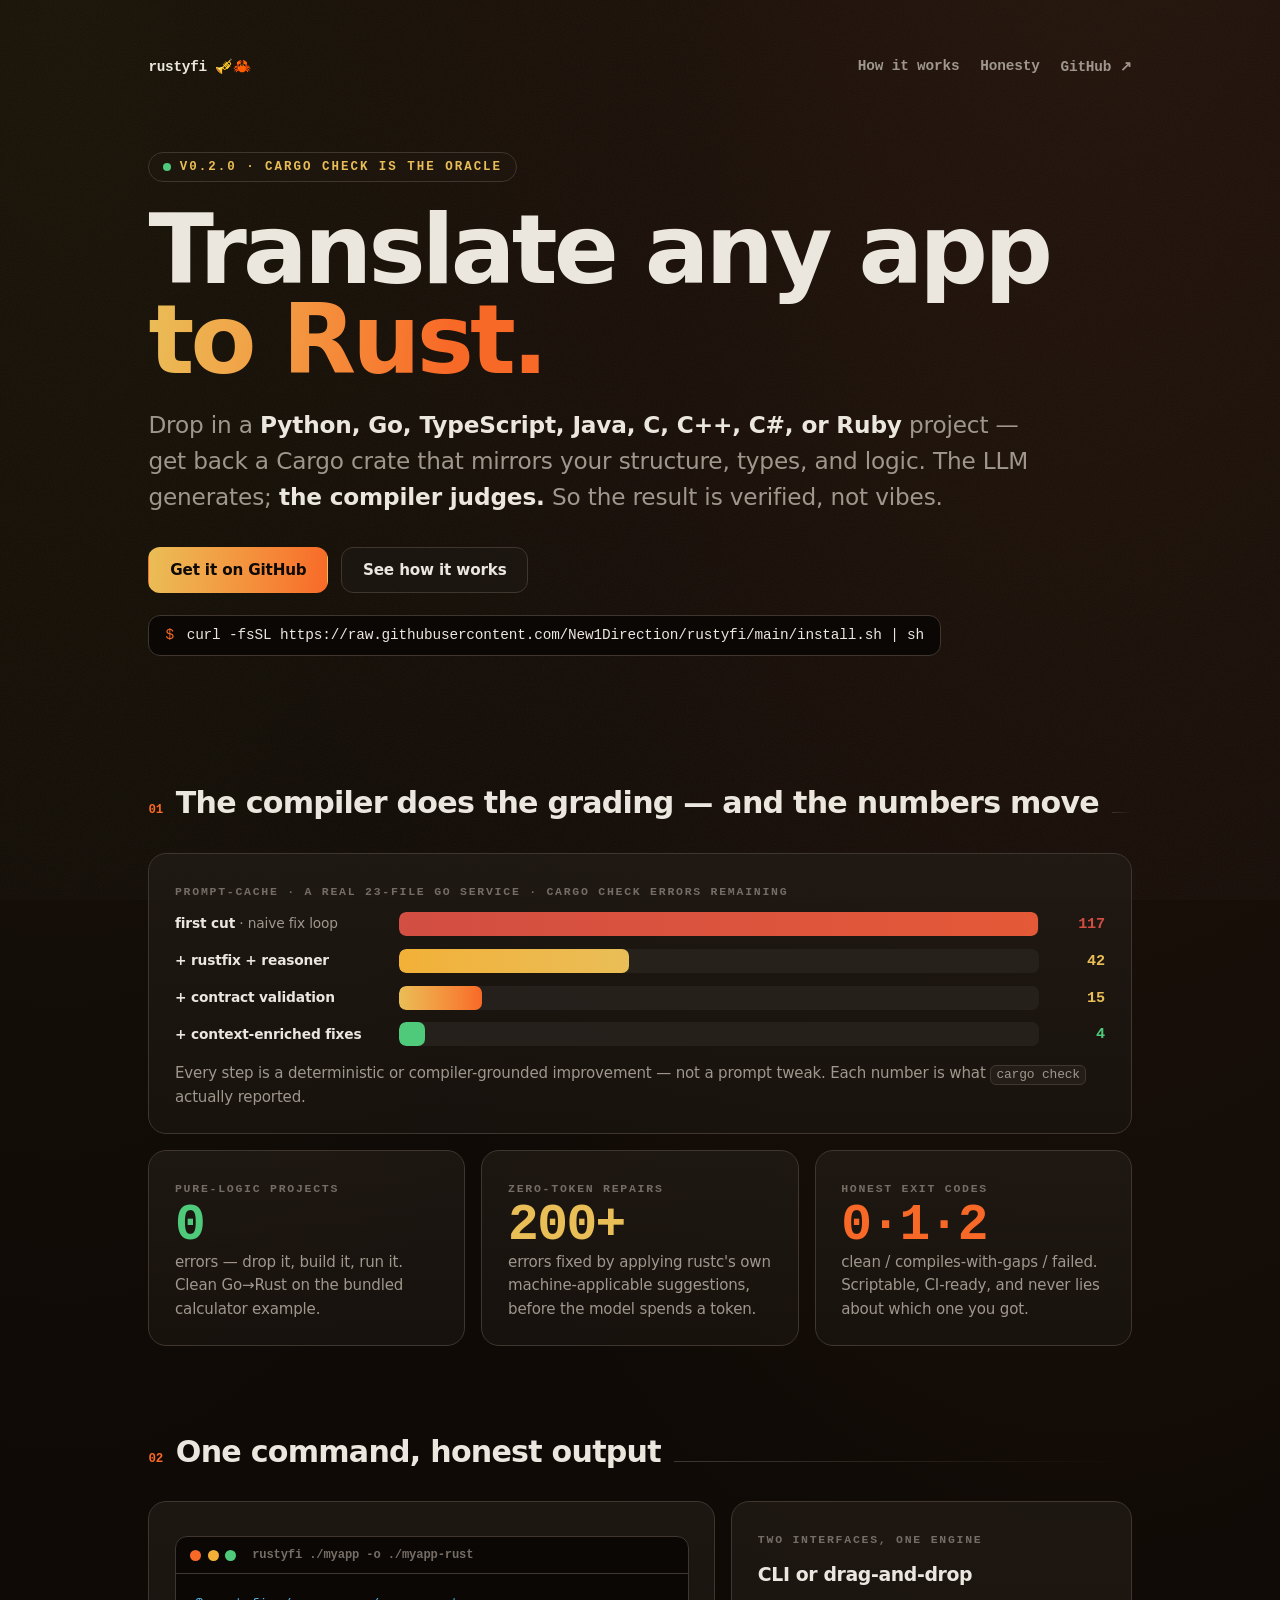
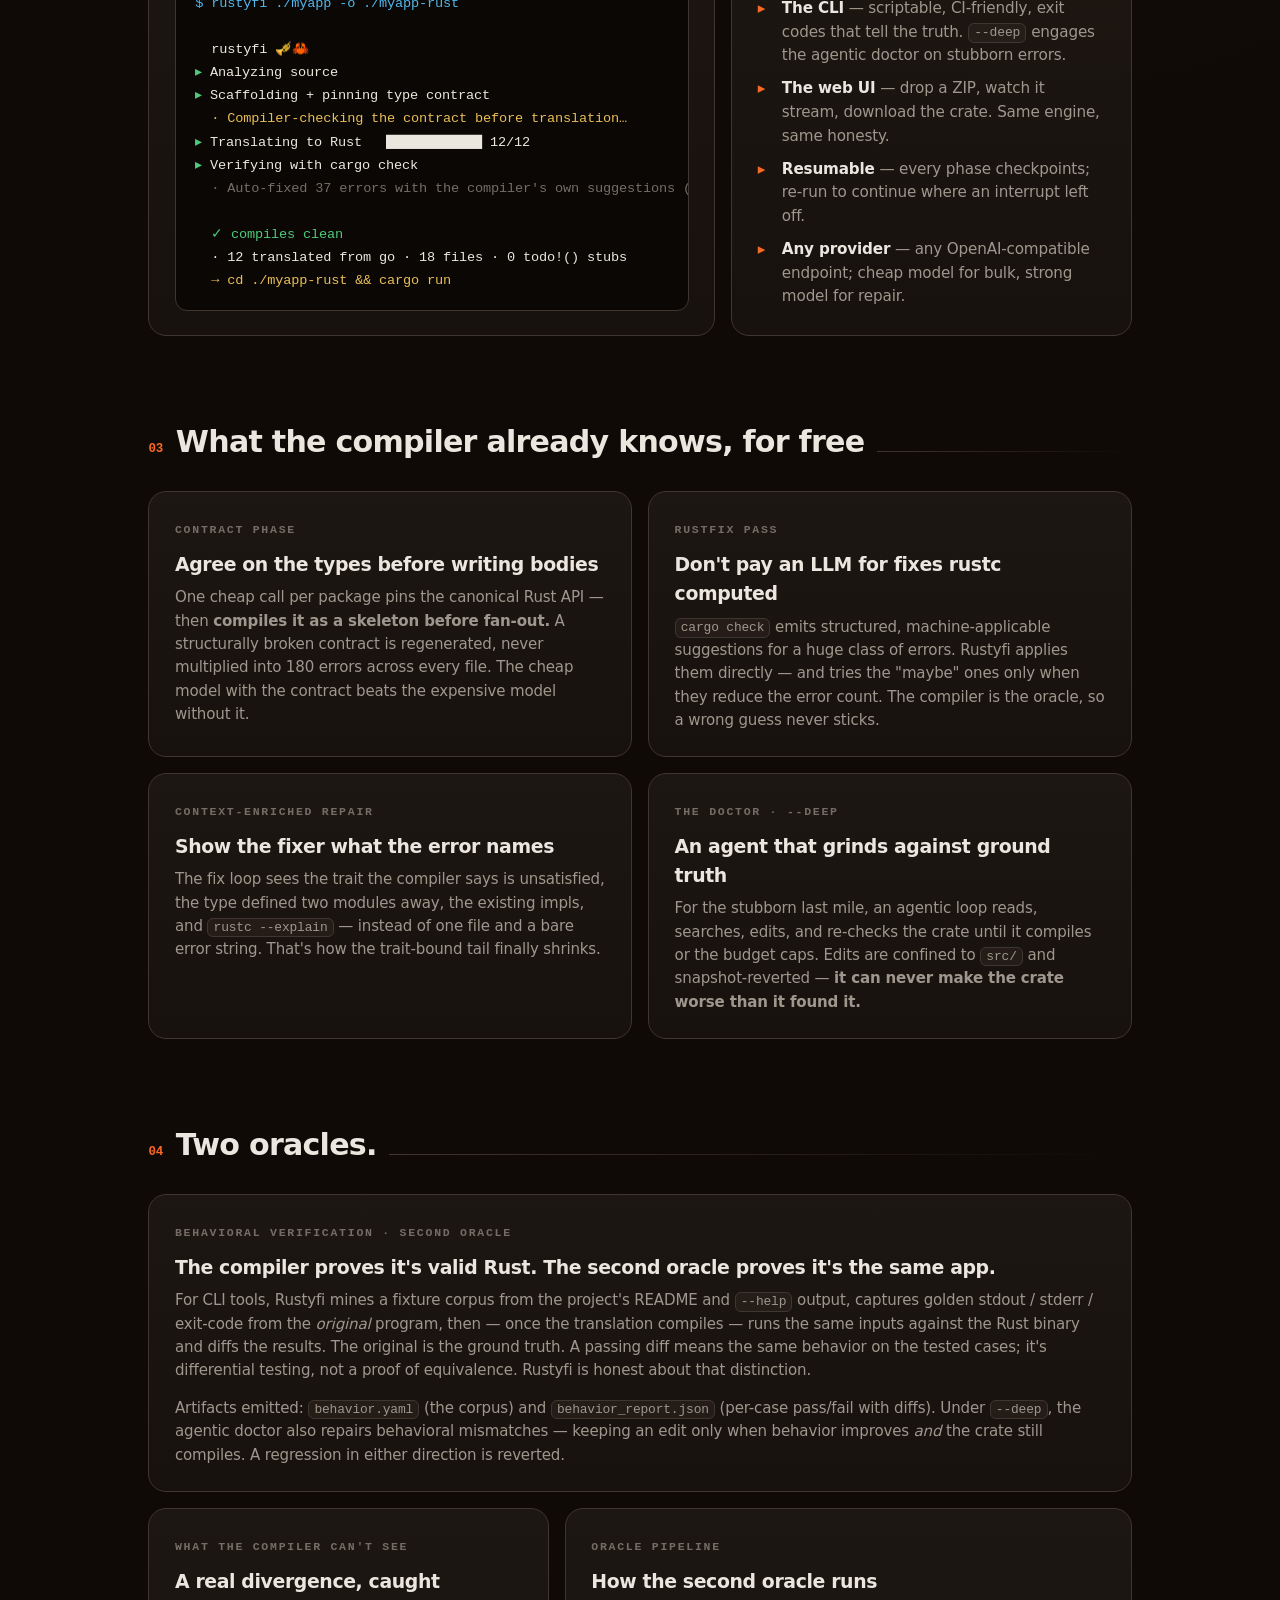
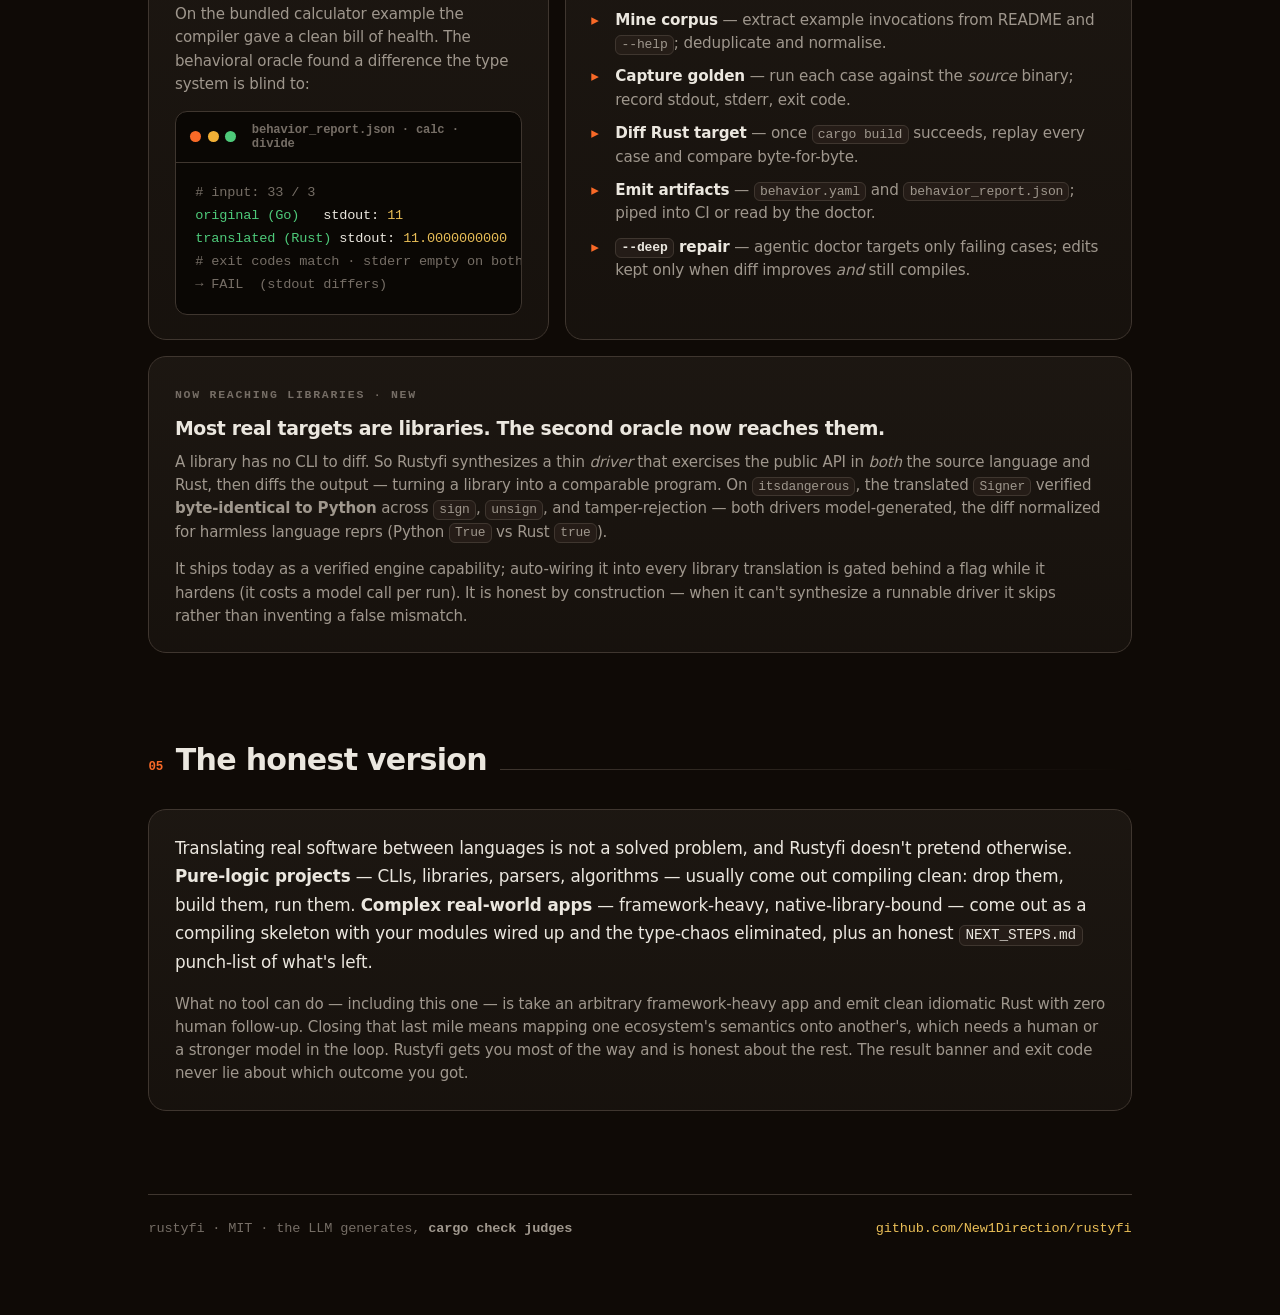
<file: docs/index.html>
<!doctype html>
<html lang="en">
<head>
<meta charset="utf-8" />
<meta name="viewport" content="width=device-width, initial-scale=1" />
<title>Rustyfi — translate any app to Rust, verified by the compiler</title>
<meta name="description" content="Drop a Python / Go / TypeScript / Java / C / Ruby project in, get a compiling Rust crate out. The LLM generates, cargo check judges. Honest about what's left." />
<meta property="og:title" content="Rustyfi 🎺🦀 — translate any app to Rust" />
<meta property="og:description" content="The LLM is an unreliable generator. cargo check is the truth oracle. Get a Rust head-start that the compiler verified — not vibes." />
<meta property="og:type" content="website" />
<style>
  :root {
    --bg:        oklch(15% 0.012 65);
    --bg-2:      oklch(18% 0.014 60);
    --surface:   oklch(22% 0.014 62);
    --surface-2: oklch(26% 0.016 62);
    --line:      oklch(34% 0.018 62);
    --text:      oklch(93% 0.012 85);
    --muted:     oklch(68% 0.018 72);
    --faint:     oklch(54% 0.016 70);

    --rust:   oklch(69% 0.19 42);
    --brass:  oklch(82% 0.13 86);
    --green:  oklch(75% 0.16 152);
    --amber:  oklch(80% 0.15 78);
    --blue:   oklch(74% 0.12 235);
    --red:    oklch(60% 0.17 28);

    --text-hero:  clamp(2.7rem, 1.2rem + 6vw, 6rem);
    --text-h2:    clamp(1.3rem, 1rem + 1.1vw, 1.9rem);
    --space:      clamp(3rem, 2rem + 4vw, 6.5rem);
    --ease:       cubic-bezier(0.16, 1, 0.3, 1);
    --radius:     18px;
  }
  * { box-sizing: border-box; }
  html { scroll-behavior: smooth; }
  body {
    margin: 0;
    background:
      radial-gradient(120% 80% at 85% -10%, oklch(28% 0.05 45 / 0.55), transparent 60%),
      radial-gradient(90% 60% at 5% 0%, oklch(26% 0.04 90 / 0.4), transparent 55%),
      var(--bg);
    color: var(--text);
    font-family: ui-sans-serif, system-ui, -apple-system, "Segoe UI", Helvetica, Arial, sans-serif;
    line-height: 1.55; -webkit-font-smoothing: antialiased; letter-spacing: -0.01em;
  }
  body::before {
    content: ""; position: fixed; inset: 0; z-index: 0; pointer-events: none; opacity: 0.045;
    background-image: url("data:image/svg+xml,%3Csvg xmlns='http://www.w3.org/2000/svg' width='160' height='160'%3E%3Cfilter id='n'%3E%3CfeTurbulence type='fractalNoise' baseFrequency='0.85' numOctaves='3'/%3E%3C/filter%3E%3Crect width='100%25' height='100%25' filter='url(%23n)'/%3E%3C/svg%3E");
  }
  .wrap { position: relative; z-index: 1; max-width: 1060px; margin: 0 auto; padding: clamp(1.4rem, 3vw, 3rem); }
  code, .mono { font-family: ui-monospace, "SF Mono", "JetBrains Mono", "Cascadia Code", monospace; }
  code { background: oklch(26% 0.016 62 / 0.7); border: 1px solid var(--line); border-radius: 6px; padding: 0.1em 0.4em; font-size: 0.86em; }
  a { color: var(--brass); text-decoration: none; }
  a:hover { text-decoration: underline; }

  /* nav */
  nav.top { display: flex; justify-content: space-between; align-items: center; padding: 1.2rem 0; font: 600 0.9rem ui-monospace, monospace; }
  nav.top .brand { color: var(--text); letter-spacing: -0.02em; }
  nav.top .links { display: flex; gap: 1.3rem; }
  nav.top .links a { color: var(--muted); }

  /* hero */
  header.hero { padding: calc(var(--space) * 0.7) 0 calc(var(--space) * 0.5); }
  .eyebrow {
    display: inline-flex; align-items: center; gap: 0.55rem;
    font: 600 0.78rem/1 ui-monospace, monospace; letter-spacing: 0.16em; text-transform: uppercase;
    color: var(--brass); padding: 0.5rem 0.85rem; border: 1px solid var(--line); border-radius: 100px;
    background: oklch(22% 0.02 70 / 0.5);
  }
  .eyebrow .dot { width: 8px; height: 8px; border-radius: 50%; background: var(--green); animation: pulse 2.6s var(--ease) infinite; }
  @keyframes pulse { 0% { box-shadow: 0 0 0 0 oklch(75% 0.16 152 / 0.5); } 70%,100% { box-shadow: 0 0 0 9px transparent; } }
  h1 { font-size: var(--text-hero); line-height: 0.93; letter-spacing: -0.04em; font-weight: 800; margin: 1.5rem 0 0; max-width: 16ch; }
  h1 .grad { background: linear-gradient(96deg, var(--brass), var(--rust) 75%); -webkit-background-clip: text; background-clip: text; color: transparent; }
  .lede { font-size: clamp(1.1rem, 0.95rem + 0.7vw, 1.45rem); color: var(--muted); max-width: 60ch; margin: 1.4rem 0 0; }
  .lede b { color: var(--text); font-weight: 600; }

  .cta { display: flex; gap: 0.8rem; flex-wrap: wrap; margin-top: 2rem; align-items: center; }
  .btn { display: inline-flex; align-items: center; gap: 0.5rem; font: 600 0.95rem ui-sans-serif, system-ui; padding: 0.8rem 1.3rem; border-radius: 12px; border: 1px solid var(--line); transition: transform 0.3s var(--ease), border-color 0.3s var(--ease); }
  .btn:hover { transform: translateY(-2px); text-decoration: none; }
  .btn.primary { background: linear-gradient(96deg, var(--brass), var(--rust)); color: var(--bg); border-color: transparent; font-weight: 700; }
  .btn.ghost { color: var(--text); background: oklch(22% 0.014 62 / 0.6); }
  .btn.ghost:hover { border-color: oklch(48% 0.04 60); }

  .install { margin-top: 1.4rem; display: inline-flex; align-items: center; gap: 0.8rem; padding: 0.7rem 1rem; border: 1px solid var(--line); border-radius: 12px; background: oklch(13% 0.01 60); font: 0.9rem ui-monospace, monospace; }
  .install .pr { color: var(--rust); }
  .install .cmd { color: var(--text); }

  /* sections */
  section { margin-top: var(--space); }
  .sec-head { display: flex; align-items: baseline; gap: 0.8rem; margin-bottom: 1.6rem; }
  .sec-head h2 { font-size: var(--text-h2); letter-spacing: -0.025em; margin: 0; font-weight: 750; }
  .sec-head .n { font: 600 0.78rem ui-monospace, monospace; color: var(--rust); }
  .sec-head .rule { flex: 1; height: 1px; background: linear-gradient(90deg, var(--line), transparent); }

  .bento { display: grid; grid-template-columns: repeat(12, 1fr); gap: 1rem; }
  .card {
    grid-column: span 6; padding: 1.5rem 1.6rem; border: 1px solid var(--line); border-radius: var(--radius);
    background: linear-gradient(180deg, oklch(23% 0.014 64 / 0.75), oklch(20% 0.013 62 / 0.75));
    transition: transform 0.4s var(--ease), border-color 0.4s var(--ease), box-shadow 0.4s var(--ease);
  }
  .card:hover { transform: translateY(-4px); border-color: oklch(46% 0.04 60); box-shadow: 0 26px 50px -34px oklch(0% 0 0 / 0.9); }
  .card.wide { grid-column: span 12; }
  .card.third { grid-column: span 4; }
  .card .kicker { font: 600 0.72rem/1 ui-monospace, monospace; letter-spacing: 0.15em; text-transform: uppercase; color: var(--faint); }
  .card h3 { margin: 0.55rem 0 0.45rem; font-size: 1.18rem; letter-spacing: -0.02em; }
  .card p { margin: 0; color: var(--muted); font-size: 0.94rem; }
  .big { font: 800 clamp(2.2rem, 1.4rem + 2.6vw, 3.2rem)/1 ui-monospace, monospace; letter-spacing: -0.03em; }
  .big.green { color: var(--green); } .big.rust { color: var(--rust); } .big.brass { color: var(--brass); }
  .sub { color: var(--faint); font-size: 0.82rem; margin-top: 0.3rem; }

  /* the arc bars */
  .arc { display: grid; gap: 0.8rem; margin-top: 0.6rem; }
  .arow { display: grid; grid-template-columns: minmax(120px,210px) 1fr 52px; gap: 0.9rem; align-items: center; }
  .arow .lbl { font-size: 0.86rem; color: var(--muted); } .arow .lbl b { color: var(--text); }
  .track { height: 24px; border-radius: 7px; background: oklch(28% 0.012 62 / 0.6); overflow: hidden; }
  .fill { height: 100%; border-radius: 7px; transform-origin: left; animation: grow 1.1s var(--ease) both; }
  @keyframes grow { from { transform: scaleX(0); } }
  .arow .val { font: 700 0.95rem ui-monospace, monospace; text-align: right; }

  /* terminal */
  .term { margin-top: 0.6rem; border: 1px solid var(--line); border-radius: 12px; overflow: hidden; background: oklch(13% 0.01 60); }
  .term .bar-top { display: flex; gap: 0.4rem; padding: 0.7rem 0.9rem; border-bottom: 1px solid var(--line); align-items: center; }
  .term .bar-top i { width: 11px; height: 11px; border-radius: 50%; display: inline-block; }
  .term .bar-top .t { margin-left: 0.6rem; font: 600 0.76rem ui-monospace, monospace; color: var(--faint); }
  .term pre { margin: 0; padding: 1.1rem 1.2rem; font: 0.85rem/1.7 ui-monospace, monospace; overflow-x: auto; }
  .c-in { color: var(--blue); } .c-out { color: var(--green); } .c-cmt { color: var(--faint); } .c-acc { color: var(--brass); }

  ul.clean { list-style: none; padding: 0; margin: 0.5rem 0 0; display: grid; gap: 0.6rem; }
  ul.clean li { padding-left: 1.5rem; position: relative; color: var(--muted); font-size: 0.95rem; }
  ul.clean li::before { content: "▸"; position: absolute; left: 0; color: var(--rust); }
  ul.clean li b { color: var(--text); font-weight: 600; }

  footer { margin: var(--space) 0 2.5rem; padding-top: 1.6rem; border-top: 1px solid var(--line); color: var(--faint); font: 0.85rem ui-monospace, monospace; display: flex; justify-content: space-between; flex-wrap: wrap; gap: 0.8rem; }
  footer b { color: var(--muted); }

  @media (max-width: 760px) {
    .card, .card.third { grid-column: span 12; }
    .arow { grid-template-columns: 96px 1fr 44px; }
    nav.top .links { gap: 0.9rem; }
  }
  @media (prefers-reduced-motion: reduce) { * { animation: none !important; transition: none !important; } }
</style>
</head>
<body>
<div class="wrap">

  <nav class="top">
    <span class="brand">rustyfi 🎺🦀</span>
    <span class="links">
      <a href="#how">How it works</a>
      <a href="#honest">Honesty</a>
      <a href="https://github.com/New1Direction/rustyfi">GitHub ↗</a>
    </span>
  </nav>

  <header class="hero">
    <span class="eyebrow"><span class="dot"></span> v0.2.0 · cargo check is the oracle</span>
    <h1>Translate any app <span class="grad">to Rust.</span></h1>
    <p class="lede">Drop in a <b>Python, Go, TypeScript, Java, C, C++, C#, or Ruby</b> project — get back a Cargo crate that mirrors your structure, types, and logic. The LLM generates; <b>the compiler judges.</b> So the result is verified, not vibes.</p>

    <div class="cta">
      <a class="btn primary" href="https://github.com/New1Direction/rustyfi">Get it on GitHub</a>
      <a class="btn ghost" href="#how">See how it works</a>
    </div>
    <div class="install">
      <span class="pr">$</span>
      <span class="cmd">curl -fsSL https://raw.githubusercontent.com/New1Direction/rustyfi/main/install.sh | sh</span>
    </div>
  </header>

  <!-- the arc -->
  <section>
    <div class="sec-head"><span class="n">01</span><h2>The compiler does the grading — and the numbers move</h2><span class="rule"></span></div>
    <div class="bento">
      <div class="card wide">
        <span class="kicker">prompt-cache · a real 23-file Go service · cargo check errors remaining</span>
        <div class="arc">
          <div class="arow">
            <span class="lbl"><b>first cut</b> · naive fix loop</span>
            <div class="track"><div class="fill" style="width:100%;background:linear-gradient(90deg,var(--red),oklch(64% 0.18 35))"></div></div>
            <span class="val" style="color:var(--red)">117</span>
          </div>
          <div class="arow">
            <span class="lbl"><b>+ rustfix + reasoner</b></span>
            <div class="track"><div class="fill" style="width:36%;background:linear-gradient(90deg,var(--amber),var(--brass));animation-delay:.12s"></div></div>
            <span class="val" style="color:var(--brass)">42</span>
          </div>
          <div class="arow">
            <span class="lbl"><b>+ contract validation</b></span>
            <div class="track"><div class="fill" style="width:13%;background:linear-gradient(90deg,var(--brass),var(--rust));animation-delay:.24s"></div></div>
            <span class="val" style="color:var(--brass)">15</span>
          </div>
          <div class="arow">
            <span class="lbl"><b>+ context-enriched fixes</b></span>
            <div class="track"><div class="fill" style="width:4%;background:var(--green);animation-delay:.36s"></div></div>
            <span class="val" style="color:var(--green)">4</span>
          </div>
        </div>
        <p class="sub" style="margin-top:1rem">Every step is a deterministic or compiler-grounded improvement — not a prompt tweak. Each number is what <code>cargo check</code> actually reported.</p>
      </div>

      <div class="card third">
        <span class="kicker">pure-logic projects</span>
        <div class="big green">0</div>
        <p class="sub">errors — drop it, build it, run it. Clean Go→Rust on the bundled calculator example.</p>
      </div>
      <div class="card third">
        <span class="kicker">zero-token repairs</span>
        <div class="big brass">200+</div>
        <p class="sub">errors fixed by applying rustc's own machine-applicable suggestions, before the model spends a token.</p>
      </div>
      <div class="card third">
        <span class="kicker">honest exit codes</span>
        <div class="big rust">0·1·2</div>
        <p class="sub">clean / compiles-with-gaps / failed. Scriptable, CI-ready, and never lies about which one you got.</p>
      </div>
    </div>
  </section>

  <!-- demo -->
  <section>
    <div class="sec-head"><span class="n">02</span><h2>One command, honest output</h2><span class="rule"></span></div>
    <div class="bento">
      <div class="card" style="grid-column:span 7">
        <div class="term">
          <div class="bar-top"><i style="background:var(--rust)"></i><i style="background:var(--amber)"></i><i style="background:var(--green)"></i><span class="t">rustyfi ./myapp -o ./myapp-rust</span></div>
<pre><span class="c-in">$ rustyfi ./myapp -o ./myapp-rust</span>

  rustyfi 🎺🦀
<span class="c-out">▸</span> Analyzing source
<span class="c-out">▸</span> Scaffolding + pinning type contract
  <span class="c-acc">· Compiler-checking the contract before translation…</span>
<span class="c-out">▸</span> Translating to Rust   ████████████ 12/12
<span class="c-out">▸</span> Verifying with cargo check
  <span class="c-cmt">· Auto-fixed 37 errors with the compiler's own suggestions (no AI)</span>

  <span class="c-out">✓ compiles clean</span>
  · 12 translated from go · 18 files · 0 todo!() stubs
  <span class="c-acc">→ cd ./myapp-rust && cargo run</span></pre>
        </div>
      </div>
      <div class="card" style="grid-column:span 5">
        <span class="kicker">two interfaces, one engine</span>
        <h3>CLI or drag-and-drop</h3>
        <ul class="clean">
          <li><b>The CLI</b> — scriptable, CI-friendly, exit codes that tell the truth. <code>--deep</code> engages the agentic doctor on stubborn errors.</li>
          <li><b>The web UI</b> — drop a ZIP, watch it stream, download the crate. Same engine, same honesty.</li>
          <li><b>Resumable</b> — every phase checkpoints; re-run to continue where an interrupt left off.</li>
          <li><b>Any provider</b> — any OpenAI-compatible endpoint; cheap model for bulk, strong model for repair.</li>
        </ul>
      </div>
    </div>
  </section>

  <!-- how -->
  <section id="how">
    <div class="sec-head"><span class="n">03</span><h2>What the compiler already knows, for free</h2><span class="rule"></span></div>
    <div class="bento">
      <div class="card">
        <span class="kicker">contract phase</span>
        <h3>Agree on the types before writing bodies</h3>
        <p>One cheap call per package pins the canonical Rust API — then <b>compiles it as a skeleton before fan-out.</b> A structurally broken contract is regenerated, never multiplied into 180 errors across every file. The cheap model with the contract beats the expensive model without it.</p>
      </div>
      <div class="card">
        <span class="kicker">rustfix pass</span>
        <h3>Don't pay an LLM for fixes rustc computed</h3>
        <p><code>cargo check</code> emits structured, machine-applicable suggestions for a huge class of errors. Rustyfi applies them directly — and tries the "maybe" ones only when they reduce the error count. The compiler is the oracle, so a wrong guess never sticks.</p>
      </div>
      <div class="card">
        <span class="kicker">context-enriched repair</span>
        <h3>Show the fixer what the error names</h3>
        <p>The fix loop sees the trait the compiler says is unsatisfied, the type defined two modules away, the existing impls, and <code>rustc --explain</code> — instead of one file and a bare error string. That's how the trait-bound tail finally shrinks.</p>
      </div>
      <div class="card">
        <span class="kicker">the doctor · --deep</span>
        <h3>An agent that grinds against ground truth</h3>
        <p>For the stubborn last mile, an agentic loop reads, searches, edits, and re-checks the crate until it compiles or the budget caps. Edits are confined to <code>src/</code> and snapshot-reverted — <b>it can never make the crate worse than it found it.</b></p>
      </div>
    </div>
  </section>

  <!-- behavioral oracle -->
  <section id="oracle">
    <div class="sec-head"><span class="n">04</span><h2>Two oracles.</h2><span class="rule"></span></div>
    <div class="bento">
      <div class="card wide">
        <span class="kicker">behavioral verification · second oracle</span>
        <h3>The compiler proves it's valid Rust. The second oracle proves it's the same app.</h3>
        <p>For CLI tools, Rustyfi mines a fixture corpus from the project's README and <code>--help</code> output, captures golden stdout / stderr / exit-code from the <em>original</em> program, then — once the translation compiles — runs the same inputs against the Rust binary and diffs the results. The original is the ground truth. A passing diff means the same behavior on the tested cases; it's differential testing, not a proof of equivalence. Rustyfi is honest about that distinction.</p>
        <p style="margin-top:0.9rem;color:var(--muted)">Artifacts emitted: <code>behavior.yaml</code> (the corpus) and <code>behavior_report.json</code> (per-case pass/fail with diffs). Under <code>--deep</code>, the agentic doctor also repairs behavioral mismatches — keeping an edit only when behavior improves <em>and</em> the crate still compiles. A regression in either direction is reverted.</p>
      </div>

      <div class="card" style="grid-column:span 5">
        <span class="kicker">what the compiler can't see</span>
        <h3>A real divergence, caught</h3>
        <p style="margin-bottom:0.9rem">On the bundled calculator example the compiler gave a clean bill of health. The behavioral oracle found a difference the type system is blind to:</p>
        <div class="term">
          <div class="bar-top"><i style="background:var(--rust)"></i><i style="background:var(--amber)"></i><i style="background:var(--green)"></i><span class="t">behavior_report.json · calc · divide</span></div>
<pre><span class="c-cmt"># input: 33 / 3</span>
<span class="c-out">original (Go)</span>   stdout: <span class="c-acc">11</span>
<span class="c-out">translated (Rust)</span> stdout: <span class="c-acc">11.0000000000</span>
<span class="c-cmt"># exit codes match · stderr empty on both</span>
<span class="c-cmt">→ FAIL  (stdout differs)</span></pre>
        </div>
      </div>

      <div class="card" style="grid-column:span 7">
        <span class="kicker">oracle pipeline</span>
        <h3>How the second oracle runs</h3>
        <ul class="clean" style="margin-top:0.8rem">
          <li><b>Mine corpus</b> — extract example invocations from README and <code>--help</code>; deduplicate and normalise.</li>
          <li><b>Capture golden</b> — run each case against the <em>source</em> binary; record stdout, stderr, exit code.</li>
          <li><b>Diff Rust target</b> — once <code>cargo build</code> succeeds, replay every case and compare byte-for-byte.</li>
          <li><b>Emit artifacts</b> — <code>behavior.yaml</code> and <code>behavior_report.json</code>; piped into CI or read by the doctor.</li>
          <li><b><code>--deep</code> repair</b> — agentic doctor targets only failing cases; edits kept only when diff improves <em>and</em> still compiles.</li>
        </ul>
      </div>

      <div class="card wide">
        <span class="kicker">now reaching libraries · new</span>
        <h3>Most real targets are libraries. The second oracle now reaches them.</h3>
        <p>A library has no CLI to diff. So Rustyfi synthesizes a thin <em>driver</em> that exercises the public API in <em>both</em> the source language and Rust, then diffs the output — turning a library into a comparable program. On <code>itsdangerous</code>, the translated <code>Signer</code> verified <b>byte-identical to Python</b> across <code>sign</code>, <code>unsign</code>, and tamper-rejection — both drivers model-generated, the diff normalized for harmless language reprs (Python <code>True</code> vs Rust <code>true</code>).</p>
        <p style="margin-top:0.9rem;color:var(--muted)">It ships today as a verified engine capability; auto-wiring it into every library translation is gated behind a flag while it hardens (it costs a model call per run). It is honest by construction — when it can't synthesize a runnable driver it skips rather than inventing a false mismatch.</p>
      </div>
    </div>
  </section>

  <!-- honesty -->
  <section id="honest">
    <div class="sec-head"><span class="n">05</span><h2>The honest version</h2><span class="rule"></span></div>
    <div class="bento">
      <div class="card wide">
        <p style="color:var(--text);font-size:1.05rem;line-height:1.7">Translating real software between languages is not a solved problem, and Rustyfi doesn't pretend otherwise. <b>Pure-logic projects</b> — CLIs, libraries, parsers, algorithms — usually come out compiling clean: drop them, build them, run them. <b>Complex real-world apps</b> — framework-heavy, native-library-bound — come out as a compiling skeleton with your modules wired up and the type-chaos eliminated, plus an honest <code>NEXT_STEPS.md</code> punch-list of what's left.</p>
        <p style="margin-top:1rem;color:var(--muted)">What no tool can do — including this one — is take an arbitrary framework-heavy app and emit clean idiomatic Rust with zero human follow-up. Closing that last mile means mapping one ecosystem's semantics onto another's, which needs a human or a stronger model in the loop. Rustyfi gets you most of the way and is honest about the rest. The result banner and exit code never lie about which outcome you got.</p>
      </div>
    </div>
  </section>

  <footer>
    <span>rustyfi · MIT · the LLM generates, <b>cargo check judges</b></span>
    <span><a href="https://github.com/New1Direction/rustyfi">github.com/New1Direction/rustyfi</a></span>
  </footer>

</div>
</body>
</html>
</file>
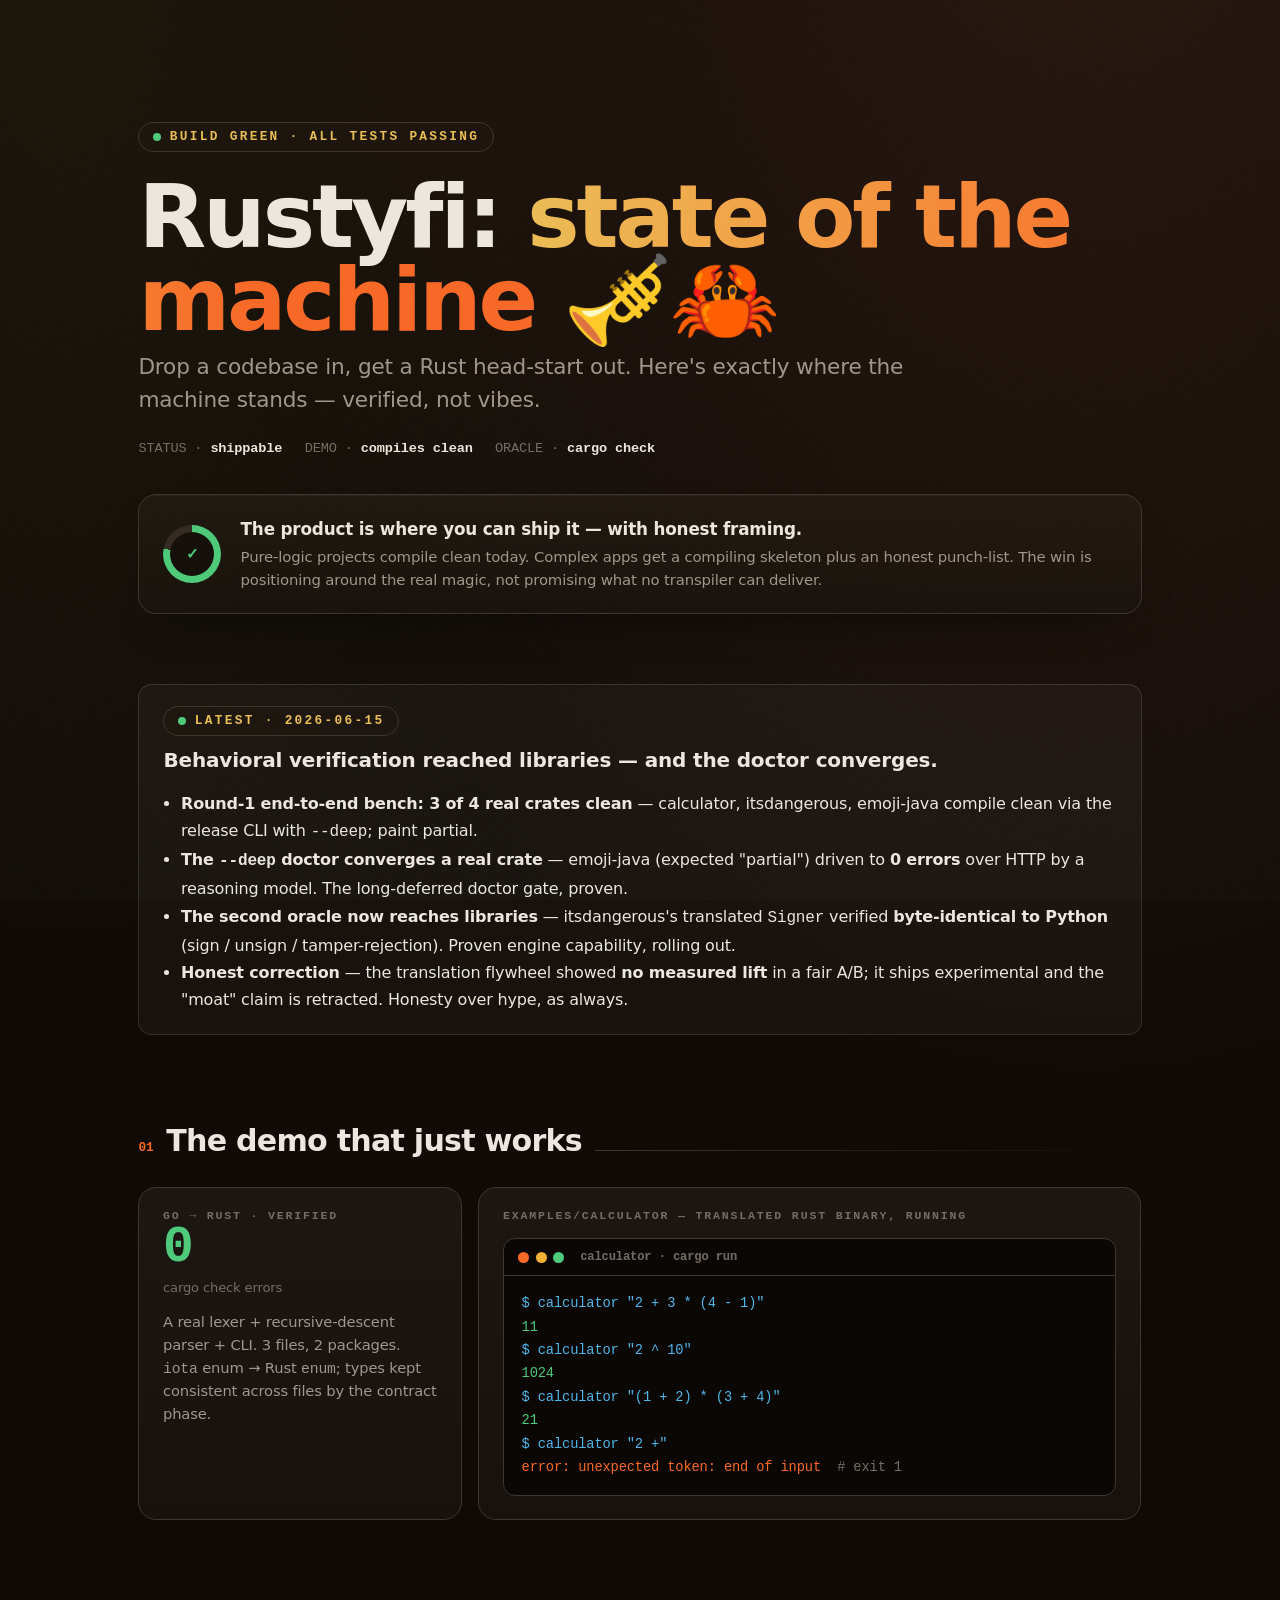
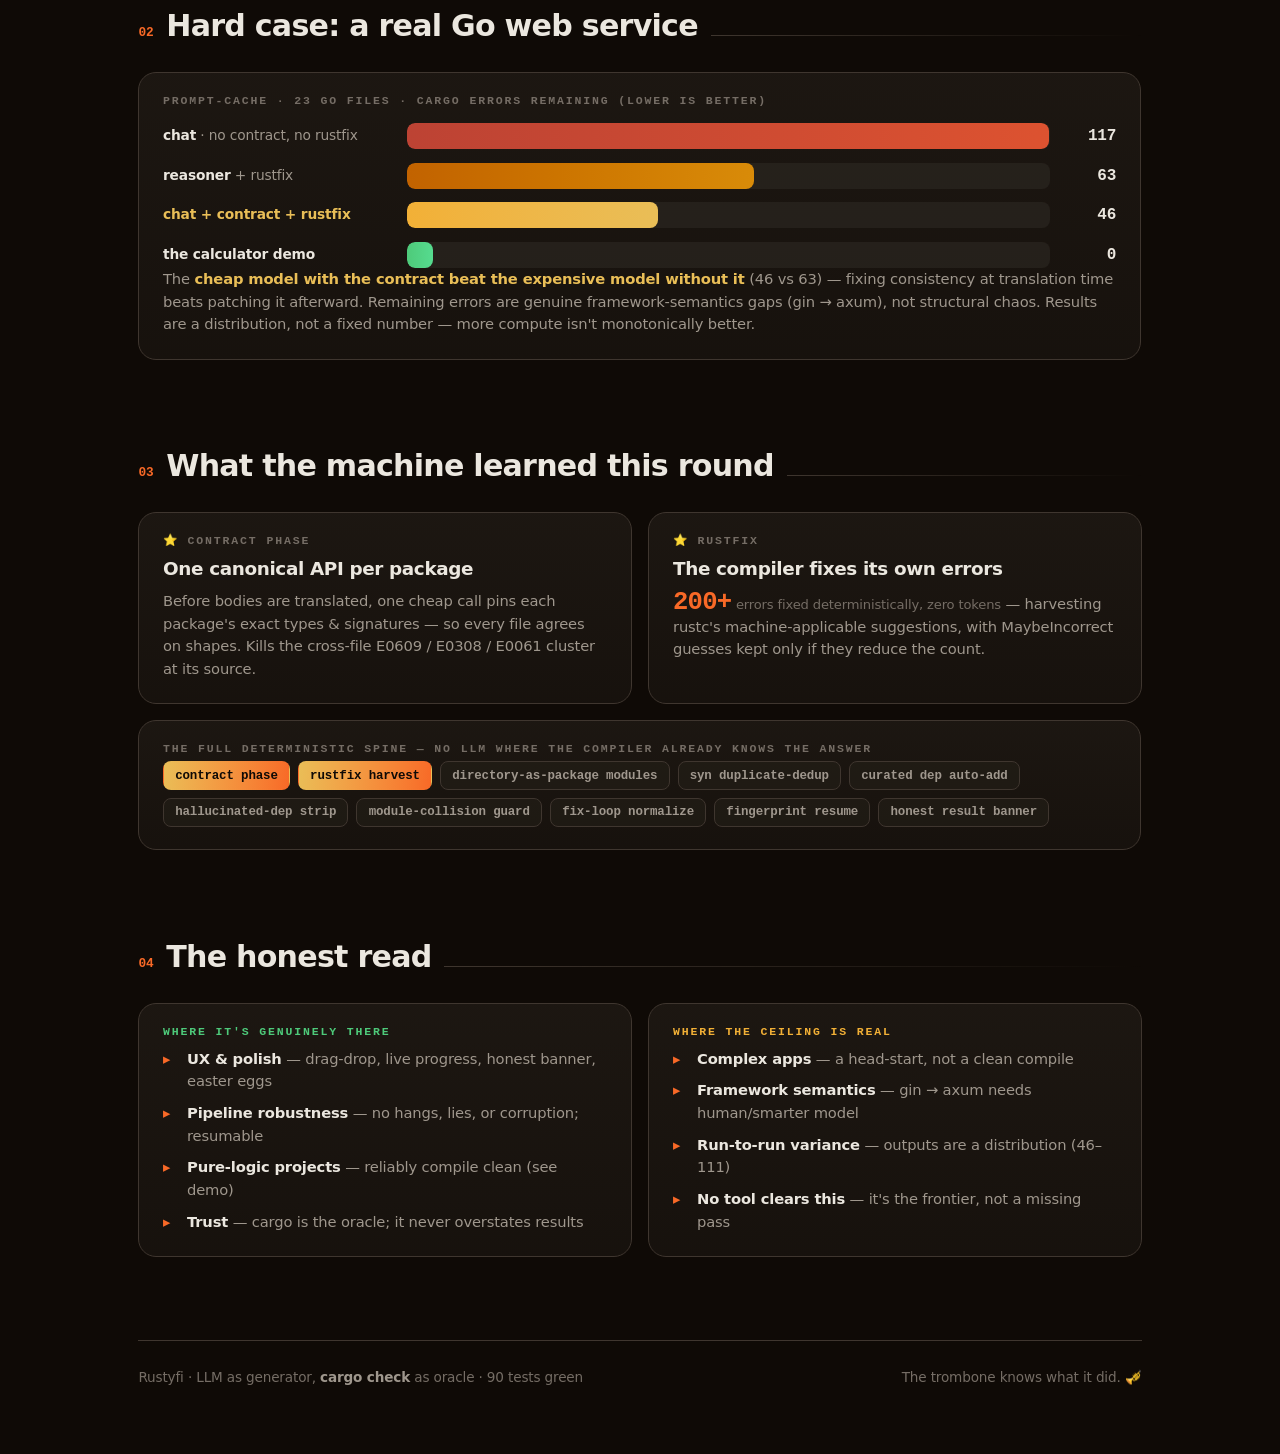
<file: STATUS.html>
<!doctype html>
<html lang="en">
<head>
<meta charset="utf-8" />
<meta name="viewport" content="width=device-width, initial-scale=1" />
<title>Rustyfi — State of the Machine</title>
<style>
  :root {
    /* surfaces — warm near-black, brass & rust accents */
    --bg:        oklch(15% 0.012 65);
    --bg-2:      oklch(18% 0.014 60);
    --surface:   oklch(22% 0.014 62);
    --surface-2: oklch(26% 0.016 62);
    --line:      oklch(34% 0.018 62);
    --text:      oklch(93% 0.012 85);
    --muted:     oklch(68% 0.018 72);
    --faint:     oklch(54% 0.016 70);

    --rust:   oklch(69% 0.19 42);   /* ferris orange */
    --brass:  oklch(82% 0.13 86);   /* trombone gold */
    --green:  oklch(75% 0.16 152);  /* clean compile */
    --amber:  oklch(80% 0.15 78);   /* partial */
    --blue:   oklch(74% 0.12 235);

    --text-hero:  clamp(2.6rem, 1.2rem + 5.4vw, 5.5rem);
    --text-h2:    clamp(1.3rem, 1rem + 1.1vw, 1.9rem);
    --space:      clamp(3rem, 2rem + 4vw, 6rem);
    --ease:       cubic-bezier(0.16, 1, 0.3, 1);
    --radius:     18px;
  }

  * { box-sizing: border-box; }
  html { scroll-behavior: smooth; }
  body {
    margin: 0;
    background:
      radial-gradient(120% 80% at 85% -10%, oklch(28% 0.05 45 / 0.55), transparent 60%),
      radial-gradient(90% 60% at 5% 0%, oklch(26% 0.04 90 / 0.4), transparent 55%),
      var(--bg);
    color: var(--text);
    font-family: ui-sans-serif, system-ui, -apple-system, "Segoe UI", Helvetica, Arial, sans-serif;
    line-height: 1.55;
    -webkit-font-smoothing: antialiased;
    letter-spacing: -0.01em;
  }
  /* film grain */
  body::before {
    content: ""; position: fixed; inset: 0; z-index: 0; pointer-events: none; opacity: 0.045;
    background-image: url("data:image/svg+xml,%3Csvg xmlns='http://www.w3.org/2000/svg' width='160' height='160'%3E%3Cfilter id='n'%3E%3CfeTurbulence type='fractalNoise' baseFrequency='0.85' numOctaves='3'/%3E%3C/filter%3E%3Crect width='100%25' height='100%25' filter='url(%23n)'/%3E%3C/svg%3E");
  }
  .wrap { position: relative; z-index: 1; max-width: 1080px; margin: 0 auto; padding: clamp(1.4rem, 3vw, 3rem); }

  code, .mono { font-family: ui-monospace, "SF Mono", "JetBrains Mono", "Cascadia Code", monospace; }

  /* ── hero ───────────────────────────────────────────── */
  header.hero { padding: var(--space) 0 calc(var(--space) * 0.5); }
  .eyebrow {
    display: inline-flex; align-items: center; gap: 0.55rem;
    font: 600 0.8rem/1 ui-monospace, monospace; letter-spacing: 0.18em; text-transform: uppercase;
    color: var(--brass); padding: 0.5rem 0.85rem; border: 1px solid var(--line); border-radius: 100px;
    background: oklch(22% 0.02 70 / 0.5);
  }
  .eyebrow .dot { width: 8px; height: 8px; border-radius: 50%; background: var(--green); box-shadow: 0 0 0 0 var(--green); animation: pulse 2.6s var(--ease) infinite; }
  @keyframes pulse { 0% { box-shadow: 0 0 0 0 oklch(75% 0.16 152 / 0.5); } 70%,100% { box-shadow: 0 0 0 9px transparent; } }
  h1 {
    font-size: var(--text-hero); line-height: 0.95; letter-spacing: -0.035em; font-weight: 800;
    margin: 1.4rem 0 0.5rem;
  }
  h1 .grad { background: linear-gradient(96deg, var(--brass), var(--rust) 70%); -webkit-background-clip: text; background-clip: text; color: transparent; }
  .lede { font-size: clamp(1.05rem, 0.95rem + 0.6vw, 1.35rem); color: var(--muted); max-width: 56ch; margin: 0.4rem 0 0; }
  .stamp { margin-top: 1.6rem; font: 500 0.85rem/1 ui-monospace, monospace; color: var(--faint); display: flex; gap: 1.4rem; flex-wrap: wrap; }
  .stamp b { color: var(--text); font-weight: 600; }

  /* ── verdict banner ─────────────────────────────────── */
  .verdict {
    margin-top: 2.4rem; display: grid; grid-template-columns: auto 1fr; gap: 1.2rem; align-items: center;
    padding: 1.3rem 1.5rem; border: 1px solid var(--line); border-radius: var(--radius);
    background: linear-gradient(180deg, oklch(24% 0.02 70 / 0.7), oklch(20% 0.016 65 / 0.7));
    box-shadow: 0 20px 50px -30px oklch(0% 0 0 / 0.9), inset 0 1px 0 oklch(100% 0 0 / 0.04);
  }
  .verdict .ring {
    width: 58px; height: 58px; border-radius: 50%; display: grid; place-items: center;
    background: conic-gradient(var(--green) 0 78%, oklch(30% 0.02 70) 78% 100%);
    font: 800 0.95rem ui-monospace, monospace; color: var(--bg);
  }
  .verdict .ring span { width: 44px; height: 44px; border-radius: 50%; background: var(--bg-2); display:grid; place-items:center; color: var(--green); }
  .verdict h2 { margin: 0; font-size: 1.05rem; letter-spacing: -0.01em; }
  .verdict p { margin: 0.25rem 0 0; color: var(--muted); font-size: 0.93rem; }

  /* ── section ────────────────────────────────────────── */
  section { margin-top: var(--space); }
  .sec-head { display: flex; align-items: baseline; gap: 0.8rem; margin-bottom: 1.4rem; }
  .sec-head h2 { font-size: var(--text-h2); letter-spacing: -0.025em; margin: 0; font-weight: 750; }
  .sec-head .n { font: 600 0.8rem ui-monospace, monospace; color: var(--rust); }
  .sec-head .rule { flex: 1; height: 1px; background: linear-gradient(90deg, var(--line), transparent); }

  /* ── bento grid ─────────────────────────────────────── */
  .bento { display: grid; grid-template-columns: repeat(12, 1fr); gap: 1rem; }
  .card {
    grid-column: span 6; padding: 1.4rem 1.5rem; border: 1px solid var(--line); border-radius: var(--radius);
    background: linear-gradient(180deg, oklch(23% 0.014 64 / 0.75), oklch(20% 0.013 62 / 0.75));
    transition: transform 0.4s var(--ease), border-color 0.4s var(--ease), box-shadow 0.4s var(--ease);
    will-change: transform;
  }
  .card:hover { transform: translateY(-4px); border-color: oklch(46% 0.04 60); box-shadow: 0 26px 50px -34px oklch(0% 0 0 / 0.9); }
  .card.wide { grid-column: span 12; }
  .card.third { grid-column: span 4; }
  .card .kicker { font: 600 0.72rem/1 ui-monospace, monospace; letter-spacing: 0.16em; text-transform: uppercase; color: var(--faint); }
  .card h3 { margin: 0.5rem 0 0.4rem; font-size: 1.15rem; letter-spacing: -0.02em; }
  .card p { margin: 0; color: var(--muted); font-size: 0.92rem; }
  .big { font: 800 clamp(2.2rem, 1.4rem + 2.6vw, 3.2rem)/1 ui-monospace, monospace; letter-spacing: -0.03em; }
  .big.green { color: var(--green); } .big.rust { color: var(--rust); } .big.brass { color: var(--brass); }
  .sub { color: var(--faint); font-size: 0.82rem; margin-top: 0.3rem; }

  /* ── head-to-head bars ──────────────────────────────── */
  .h2h { display: grid; gap: 0.85rem; margin-top: 0.4rem; }
  .row { display: grid; grid-template-columns: 230px 1fr 52px; gap: 0.9rem; align-items: center; }
  .row .lbl { font-size: 0.86rem; color: var(--muted); }
  .row .lbl b { color: var(--text); font-weight: 600; }
  .track { height: 26px; border-radius: 8px; background: oklch(28% 0.012 62 / 0.6); overflow: hidden; position: relative; }
  .bar { height: 100%; border-radius: 8px; transform-origin: left; animation: grow 1s var(--ease) both; }
  @keyframes grow { from { transform: scaleX(0); } }
  .bar.b117 { width: 100%;  background: linear-gradient(90deg, oklch(55% 0.16 30), oklch(62% 0.18 35)); }
  .bar.b63  { width: 54%;   background: linear-gradient(90deg, oklch(60% 0.15 55), oklch(70% 0.15 70)); }
  .bar.b46  { width: 39%;   background: linear-gradient(90deg, var(--amber), var(--brass)); }
  .bar.b0   { width: 4%;    background: linear-gradient(90deg, var(--green), oklch(80% 0.16 155)); }
  .row .val { font: 700 1rem ui-monospace, monospace; text-align: right; }
  .row.best .lbl b { color: var(--brass); }
  .legend { margin-top: 1rem; font-size: 0.8rem; color: var(--faint); }

  /* ── pipeline pills ─────────────────────────────────── */
  .pills { display: flex; flex-wrap: wrap; gap: 0.5rem; margin-top: 0.4rem; }
  .pill { font: 600 0.78rem ui-monospace, monospace; padding: 0.4rem 0.7rem; border-radius: 8px; border: 1px solid var(--line); color: var(--muted); background: oklch(24% 0.014 64 / 0.6); }
  .pill.new { color: var(--bg); background: linear-gradient(96deg, var(--brass), var(--rust)); border-color: transparent; }

  /* ── demo terminal ──────────────────────────────────── */
  .term { margin-top: 1rem; border: 1px solid var(--line); border-radius: 12px; overflow: hidden; background: oklch(13% 0.01 60); }
  .term .bar-top { display: flex; gap: 0.4rem; padding: 0.7rem 0.9rem; border-bottom: 1px solid var(--line); align-items: center; }
  .term .bar-top i { width: 11px; height: 11px; border-radius: 50%; display: inline-block; }
  .term .bar-top .t { margin-left: 0.6rem; font: 600 0.76rem ui-monospace, monospace; color: var(--faint); }
  .term pre { margin: 0; padding: 1rem 1.1rem; font: 0.86rem/1.7 ui-monospace, monospace; overflow-x: auto; }
  .term .c-in  { color: var(--blue); }
  .term .c-out { color: var(--green); }
  .term .c-cmt { color: var(--faint); }
  .term .c-err { color: var(--rust); }

  ul.clean { list-style: none; padding: 0; margin: 0.6rem 0 0; display: grid; gap: 0.55rem; }
  ul.clean li { padding-left: 1.5rem; position: relative; color: var(--muted); font-size: 0.92rem; }
  ul.clean li::before { content: "▸"; position: absolute; left: 0; color: var(--rust); }
  ul.clean li b { color: var(--text); font-weight: 600; }

  .twocol { display: grid; grid-template-columns: 1fr 1fr; gap: 1rem; }

  footer { margin: var(--space) 0 2rem; padding-top: 1.6rem; border-top: 1px solid var(--line); color: var(--faint); font-size: 0.85rem; display: flex; justify-content: space-between; flex-wrap: wrap; gap: 0.6rem; }
  footer b { color: var(--muted); }

  @media (max-width: 760px) {
    .card, .card.third { grid-column: span 12; }
    .row { grid-template-columns: 120px 1fr 46px; }
    .row .lbl { font-size: 0.78rem; }
    .twocol { grid-template-columns: 1fr; }
  }
  @media (prefers-reduced-motion: reduce) {
    * { animation: none !important; transition: none !important; scroll-behavior: auto; }
  }
</style>
</head>
<body>
<div class="wrap">

  <header class="hero">
    <span class="eyebrow"><span class="dot"></span> Build green · all tests passing</span>
    <h1>Rustyfi: <span class="grad">state of the machine</span> 🎺🦀</h1>
    <p class="lede">Drop a codebase in, get a Rust head-start out. Here's exactly where the machine stands — verified, not vibes.</p>
    <div class="stamp">
      <span>STATUS · <b>shippable</b></span>
      <span>DEMO · <b>compiles clean</b></span>
      <span>ORACLE · <b>cargo check</b></span>
    </div>

    <div class="verdict">
      <div class="ring"><span>✓</span></div>
      <div>
        <h2>The product is where you can ship it — with honest framing.</h2>
        <p>Pure-logic projects compile clean today. Complex apps get a compiling skeleton plus an honest punch-list. The win is positioning around the real magic, not promising what no transpiler can deliver.</p>
      </div>
    </div>
  </header>

  <section style="margin:1.75rem 0;padding:1.3rem 1.5rem;border:1px solid rgba(255,255,255,.12);border-radius:14px;background:rgba(255,255,255,.035)">
    <span class="eyebrow"><span class="dot"></span> Latest · 2026-06-15</span>
    <h2 style="margin:.55rem 0 .85rem;font-size:1.25rem">Behavioral verification reached libraries — and the doctor converges.</h2>
    <ul style="margin:0;padding-left:1.1rem;line-height:1.7">
      <li><b>Round-1 end-to-end bench: 3 of 4 real crates clean</b> — calculator, itsdangerous, emoji-java compile clean via the release CLI with <code>--deep</code>; paint partial.</li>
      <li><b>The <code>--deep</code> doctor converges a real crate</b> — emoji-java (expected "partial") driven to <b>0 errors</b> over HTTP by a reasoning model. The long-deferred doctor gate, proven.</li>
      <li><b>The second oracle now reaches libraries</b> — itsdangerous's translated <code>Signer</code> verified <b>byte-identical to Python</b> (sign / unsign / tamper-rejection). Proven engine capability, rolling out.</li>
      <li><b>Honest correction</b> — the translation flywheel showed <b>no measured lift</b> in a fair A/B; it ships experimental and the "moat" claim is retracted. Honesty over hype, as always.</li>
    </ul>
  </section>

  <!-- ── DEMO ───────────────────────────────────────── -->
  <section>
    <div class="sec-head"><span class="n">01</span><h2>The demo that just works</h2><span class="rule"></span></div>
    <div class="bento">
      <div class="card third">
        <div class="kicker">Go → Rust · verified</div>
        <div class="big green">0</div>
        <div class="sub">cargo check errors</div>
        <p style="margin-top:0.8rem">A real lexer + recursive-descent parser + CLI. 3 files, 2 packages. <code>iota</code> enum → Rust <code>enum</code>; types kept consistent across files by the contract phase.</p>
      </div>
      <div class="card" style="grid-column: span 8;">
        <div class="kicker">examples/calculator — translated Rust binary, running</div>
        <div class="term">
          <div class="bar-top"><i style="background:var(--rust)"></i><i style="background:var(--amber)"></i><i style="background:var(--green)"></i><span class="t">calculator · cargo run</span></div>
<pre><span class="c-in">$ calculator "2 + 3 * (4 - 1)"</span>
<span class="c-out">11</span>
<span class="c-in">$ calculator "2 ^ 10"</span>
<span class="c-out">1024</span>
<span class="c-in">$ calculator "(1 + 2) * (3 + 4)"</span>
<span class="c-out">21</span>
<span class="c-in">$ calculator "2 +"</span>
<span class="c-err">error: unexpected token: end of input</span>  <span class="c-cmt"># exit 1</span></pre>
        </div>
      </div>
    </div>
  </section>

  <!-- ── HEAD TO HEAD ───────────────────────────────── -->
  <section>
    <div class="sec-head"><span class="n">02</span><h2>Hard case: a real Go web service</h2><span class="rule"></span></div>
    <div class="card wide">
      <div class="kicker">prompt-cache · 23 Go files · cargo errors remaining (lower is better)</div>
      <div class="h2h" style="margin-top:1rem">
        <div class="row">
          <div class="lbl"><b>chat</b> · no contract, no rustfix</div>
          <div class="track"><div class="bar b117"></div></div>
          <div class="val">117</div>
        </div>
        <div class="row">
          <div class="lbl"><b>reasoner</b> + rustfix</div>
          <div class="track"><div class="bar b63"></div></div>
          <div class="val">63</div>
        </div>
        <div class="row best">
          <div class="lbl"><b>chat + contract + rustfix</b></div>
          <div class="track"><div class="bar b46"></div></div>
          <div class="val">46</div>
        </div>
        <div class="row">
          <div class="lbl"><b>the calculator demo</b></div>
          <div class="track"><div class="bar b0"></div></div>
          <div class="val">0</div>
        </div>
      </div>
      <p class="legend">The <b style="color:var(--brass)">cheap model with the contract beat the expensive model without it</b> (46 vs 63) — fixing consistency at translation time beats patching it afterward. Remaining errors are genuine framework-semantics gaps (gin&nbsp;→&nbsp;axum), not structural chaos. Results are a distribution, not a fixed number — more compute isn't monotonically better.</p>
    </div>
  </section>

  <!-- ── WHAT GOT BUILT ─────────────────────────────── -->
  <section>
    <div class="sec-head"><span class="n">03</span><h2>What the machine learned this round</h2><span class="rule"></span></div>
    <div class="bento">
      <div class="card">
        <div class="kicker">⭐ Contract phase</div>
        <h3>One canonical API per package</h3>
        <p>Before bodies are translated, one cheap call pins each package's exact types & signatures — so every file agrees on shapes. Kills the cross-file E0609 / E0308 / E0061 cluster at its source.</p>
      </div>
      <div class="card">
        <div class="kicker">⭐ rustfix</div>
        <h3>The compiler fixes its own errors</h3>
        <p><span class="big rust" style="font-size:1.6rem">200+</span> <span class="sub" style="display:inline">errors fixed deterministically, zero tokens</span> — harvesting rustc's machine-applicable suggestions, with MaybeIncorrect guesses kept only if they reduce the count.</p>
      </div>
      <div class="card wide">
        <div class="kicker">The full deterministic spine — no LLM where the compiler already knows the answer</div>
        <div class="pills">
          <span class="pill new">contract phase</span>
          <span class="pill new">rustfix harvest</span>
          <span class="pill">directory-as-package modules</span>
          <span class="pill">syn duplicate-dedup</span>
          <span class="pill">curated dep auto-add</span>
          <span class="pill">hallucinated-dep strip</span>
          <span class="pill">module-collision guard</span>
          <span class="pill">fix-loop normalize</span>
          <span class="pill">fingerprint resume</span>
          <span class="pill">honest result banner</span>
        </div>
      </div>
    </div>
  </section>

  <!-- ── HONEST READ ────────────────────────────────── -->
  <section>
    <div class="sec-head"><span class="n">04</span><h2>The honest read</h2><span class="rule"></span></div>
    <div class="twocol">
      <div class="card" style="grid-column:auto">
        <div class="kicker" style="color:var(--green)">Where it's genuinely there</div>
        <ul class="clean">
          <li><b>UX & polish</b> — drag-drop, live progress, honest banner, easter eggs</li>
          <li><b>Pipeline robustness</b> — no hangs, lies, or corruption; resumable</li>
          <li><b>Pure-logic projects</b> — reliably compile clean (see demo)</li>
          <li><b>Trust</b> — cargo is the oracle; it never overstates results</li>
        </ul>
      </div>
      <div class="card" style="grid-column:auto">
        <div class="kicker" style="color:var(--amber)">Where the ceiling is real</div>
        <ul class="clean">
          <li><b>Complex apps</b> — a head-start, not a clean compile</li>
          <li><b>Framework semantics</b> — gin → axum needs human/smarter model</li>
          <li><b>Run-to-run variance</b> — outputs are a distribution (46–111)</li>
          <li><b>No tool clears this</b> — it's the frontier, not a missing pass</li>
        </ul>
      </div>
    </div>
  </section>

  <footer>
    <span>Rustyfi · LLM as generator, <b>cargo check</b> as oracle · 90 tests green</span>
    <span>The trombone knows what it did. 🎺</span>
  </footer>

</div>
</body>
</html>
</file>
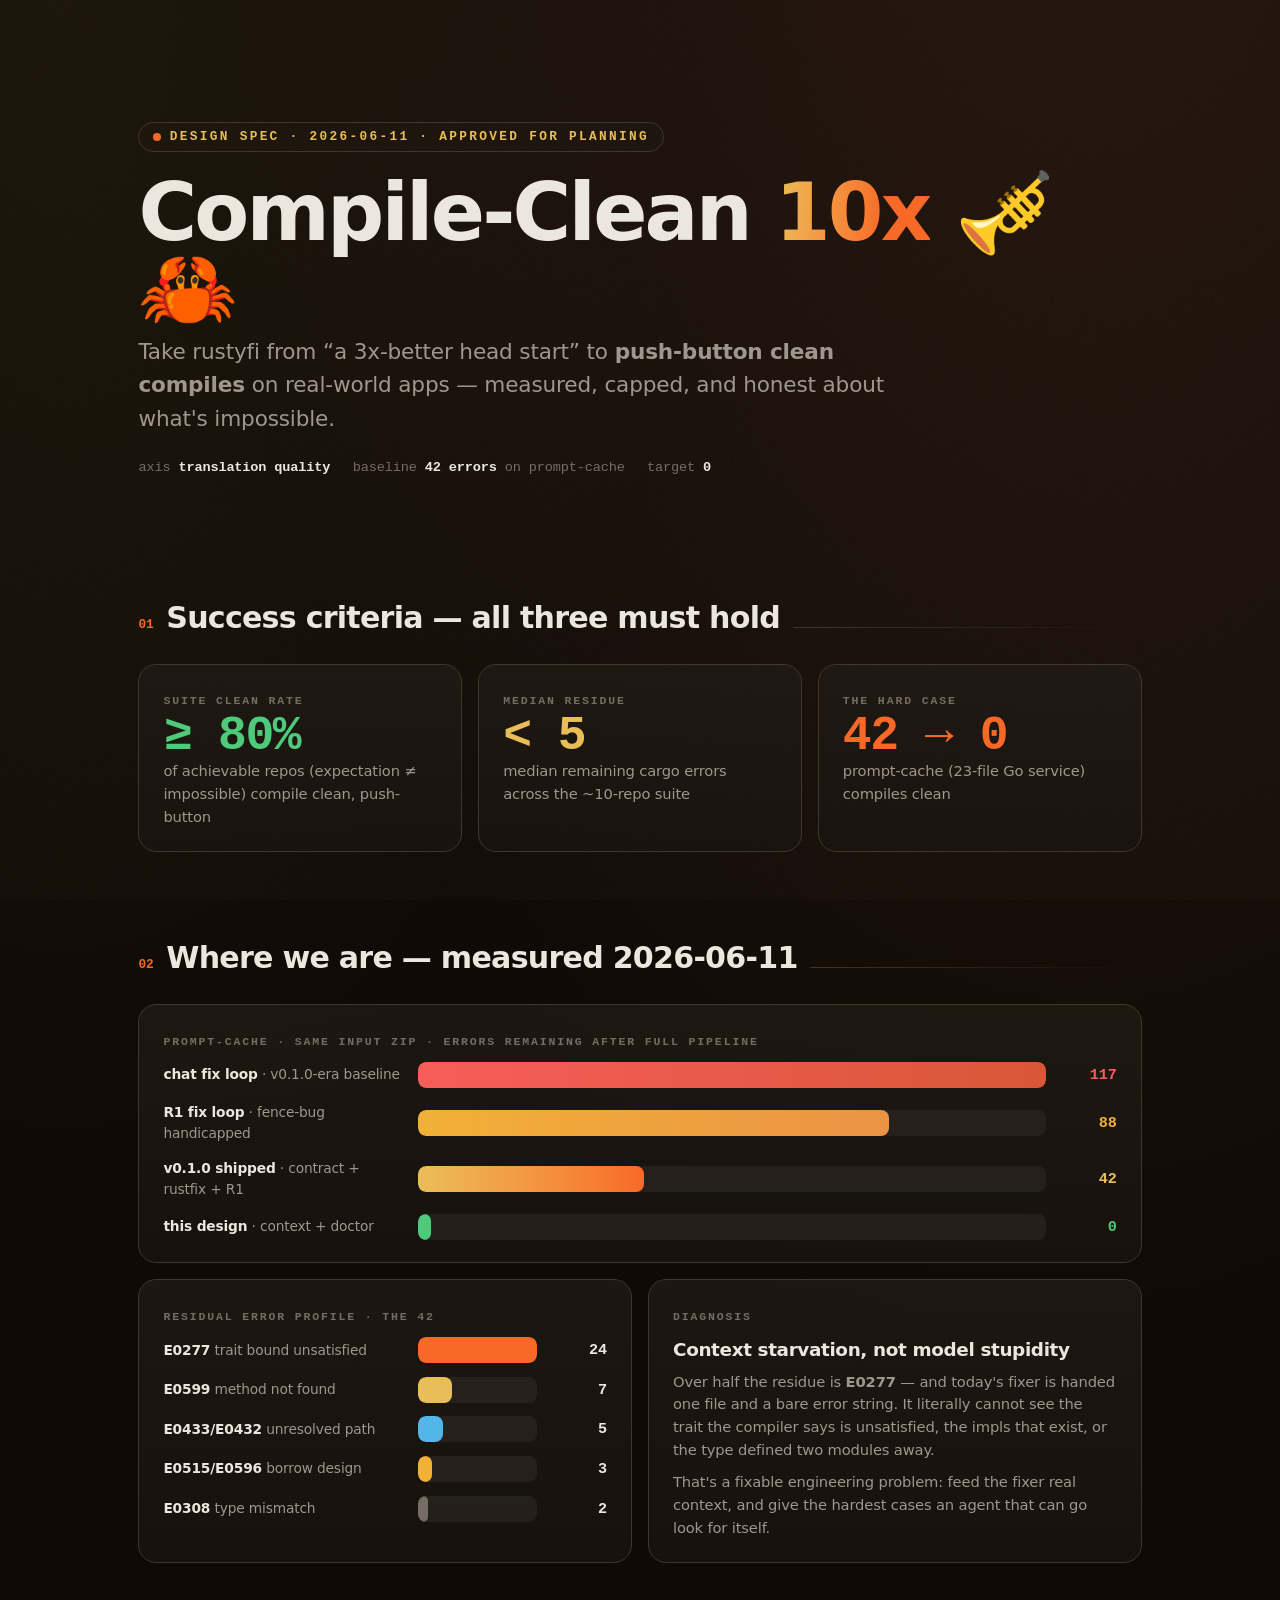
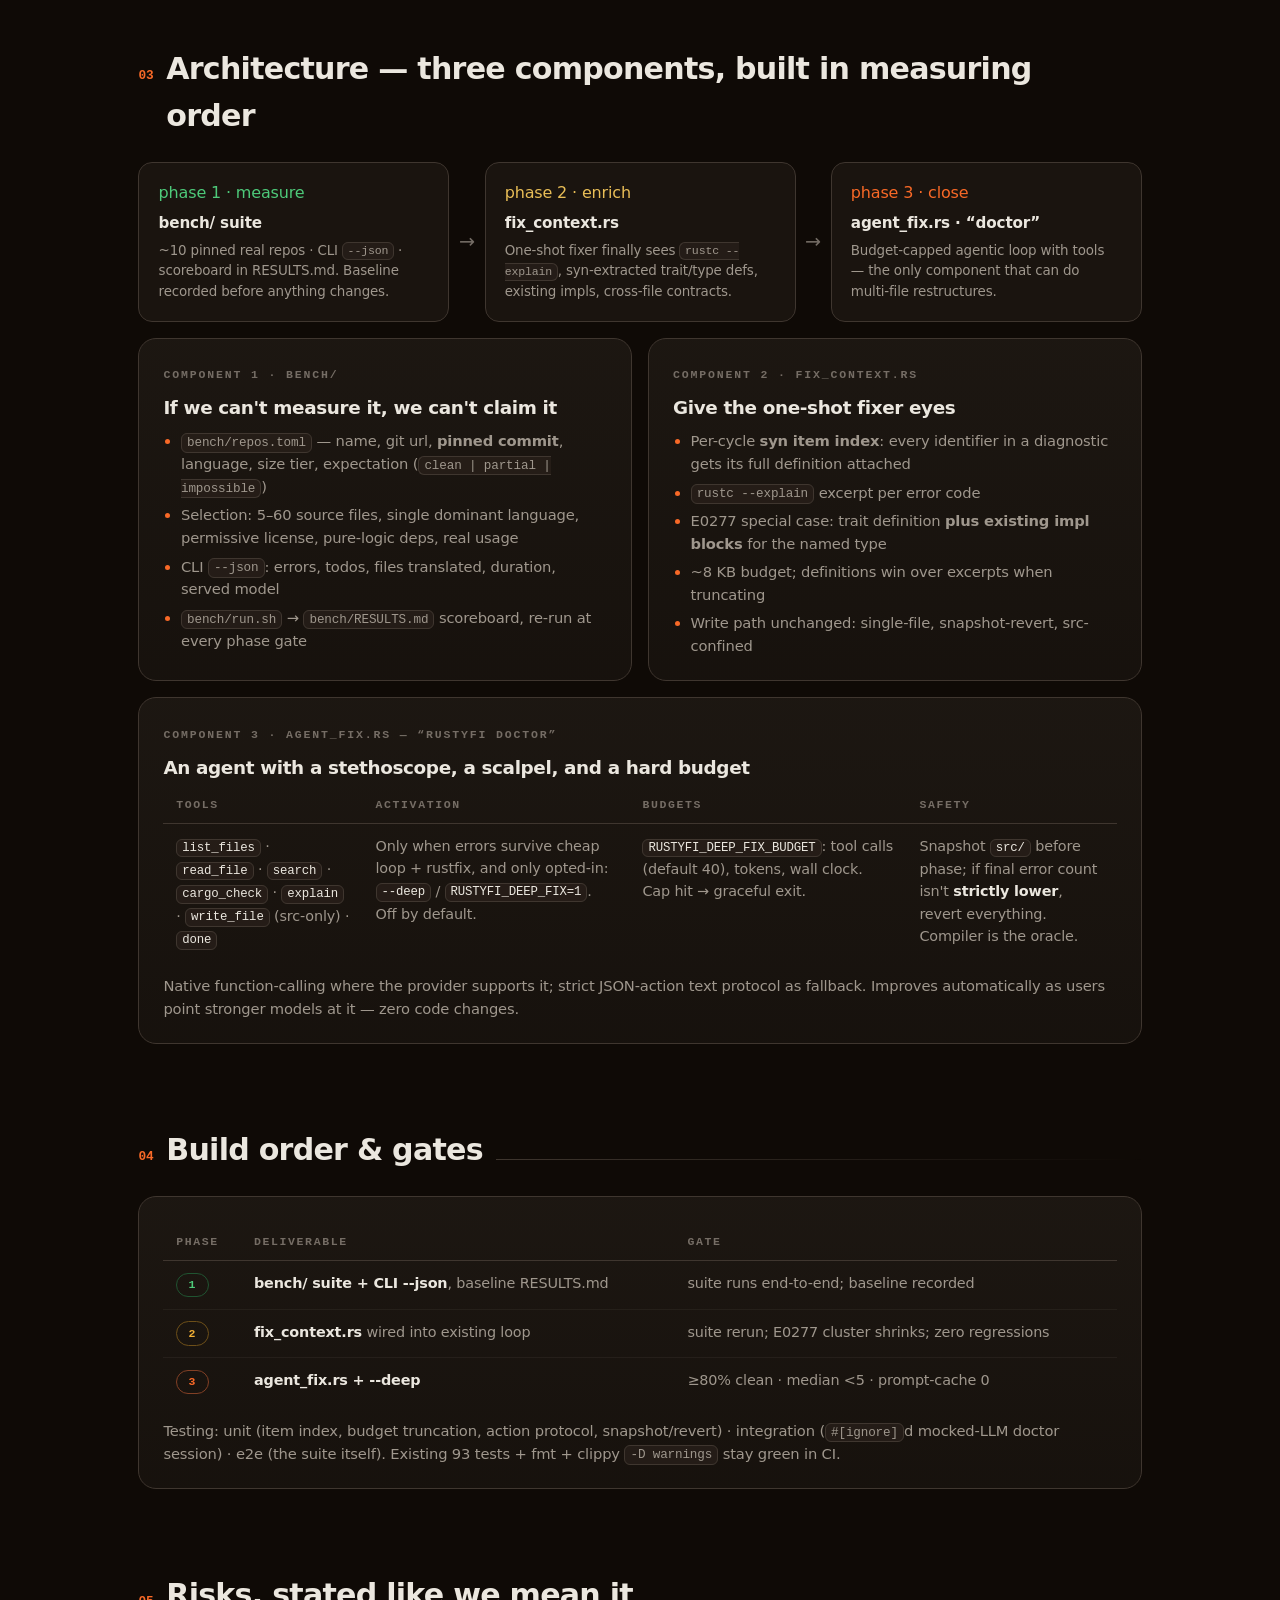
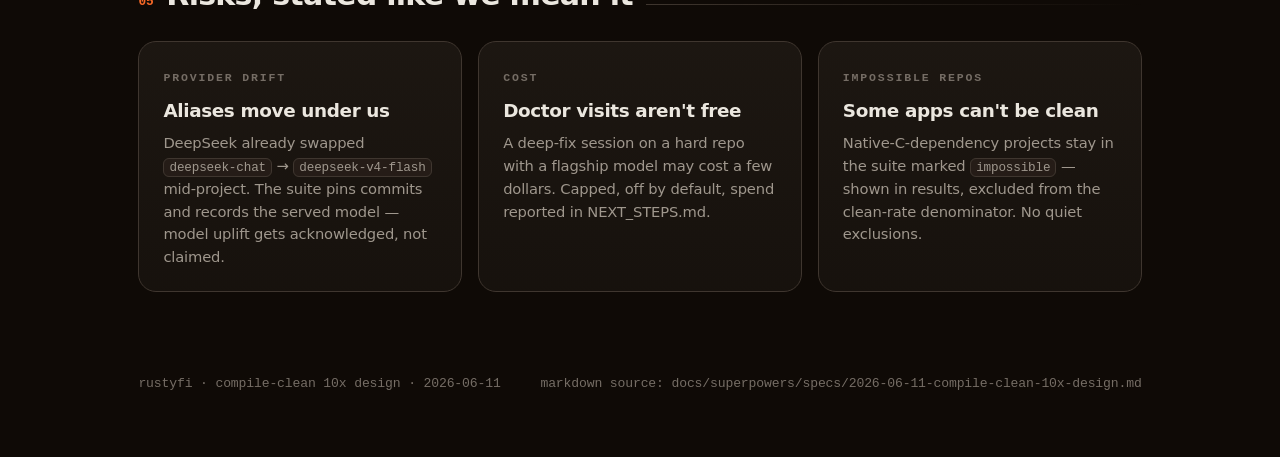
<file: docs/superpowers/specs/2026-06-11-compile-clean-10x-design.html>
<!doctype html>
<html lang="en">
<head>
<meta charset="utf-8" />
<meta name="viewport" content="width=device-width, initial-scale=1" />
<title>Rustyfi — Compile-Clean 10x · Design Spec</title>
<style>
  :root {
    --bg:        oklch(15% 0.012 65);
    --bg-2:      oklch(18% 0.014 60);
    --surface:   oklch(22% 0.014 62);
    --surface-2: oklch(26% 0.016 62);
    --line:      oklch(34% 0.018 62);
    --text:      oklch(93% 0.012 85);
    --muted:     oklch(68% 0.018 72);
    --faint:     oklch(54% 0.016 70);

    --rust:   oklch(69% 0.19 42);
    --brass:  oklch(82% 0.13 86);
    --green:  oklch(75% 0.16 152);
    --amber:  oklch(80% 0.15 78);
    --blue:   oklch(74% 0.12 235);
    --red:    oklch(68% 0.19 25);

    --text-hero:  clamp(2.4rem, 1.1rem + 5vw, 5rem);
    --text-h2:    clamp(1.3rem, 1rem + 1.1vw, 1.9rem);
    --space:      clamp(3rem, 2rem + 4vw, 6rem);
    --ease:       cubic-bezier(0.16, 1, 0.3, 1);
    --radius:     18px;
  }

  * { box-sizing: border-box; }
  html { scroll-behavior: smooth; }
  body {
    margin: 0;
    background:
      radial-gradient(120% 80% at 85% -10%, oklch(28% 0.05 45 / 0.55), transparent 60%),
      radial-gradient(90% 60% at 5% 0%, oklch(26% 0.04 90 / 0.4), transparent 55%),
      var(--bg);
    color: var(--text);
    font-family: ui-sans-serif, system-ui, -apple-system, "Segoe UI", Helvetica, Arial, sans-serif;
    line-height: 1.55;
    -webkit-font-smoothing: antialiased;
    letter-spacing: -0.01em;
  }
  body::before {
    content: ""; position: fixed; inset: 0; z-index: 0; pointer-events: none; opacity: 0.045;
    background-image: url("data:image/svg+xml,%3Csvg xmlns='http://www.w3.org/2000/svg' width='160' height='160'%3E%3Cfilter id='n'%3E%3CfeTurbulence type='fractalNoise' baseFrequency='0.85' numOctaves='3'/%3E%3C/filter%3E%3Crect width='100%25' height='100%25' filter='url(%23n)'/%3E%3C/svg%3E");
  }
  .wrap { position: relative; z-index: 1; max-width: 1080px; margin: 0 auto; padding: clamp(1.4rem, 3vw, 3rem); }
  code, .mono { font-family: ui-monospace, "SF Mono", "JetBrains Mono", "Cascadia Code", monospace; }
  code { background: oklch(26% 0.016 62 / 0.7); border: 1px solid var(--line); border-radius: 6px; padding: 0.1em 0.4em; font-size: 0.86em; }

  header.hero { padding: var(--space) 0 calc(var(--space) * 0.45); }
  .eyebrow {
    display: inline-flex; align-items: center; gap: 0.55rem;
    font: 600 0.8rem/1 ui-monospace, monospace; letter-spacing: 0.18em; text-transform: uppercase;
    color: var(--brass); padding: 0.5rem 0.85rem; border: 1px solid var(--line); border-radius: 100px;
    background: oklch(22% 0.02 70 / 0.5);
  }
  .eyebrow .dot { width: 8px; height: 8px; border-radius: 50%; background: var(--rust); animation: pulse 2.6s var(--ease) infinite; }
  @keyframes pulse { 0% { box-shadow: 0 0 0 0 oklch(69% 0.19 42 / 0.5); } 70%,100% { box-shadow: 0 0 0 9px transparent; } }
  h1 { font-size: var(--text-hero); line-height: 0.95; letter-spacing: -0.035em; font-weight: 800; margin: 1.4rem 0 0.5rem; }
  h1 .grad { background: linear-gradient(96deg, var(--brass), var(--rust) 70%); -webkit-background-clip: text; background-clip: text; color: transparent; }
  .lede { font-size: clamp(1.05rem, 0.95rem + 0.6vw, 1.35rem); color: var(--muted); max-width: 58ch; margin: 0.4rem 0 0; }
  .stamp { margin-top: 1.6rem; font: 500 0.85rem/1 ui-monospace, monospace; color: var(--faint); display: flex; gap: 1.4rem; flex-wrap: wrap; }
  .stamp b { color: var(--text); font-weight: 600; }

  section { margin-top: var(--space); }
  .sec-head { display: flex; align-items: baseline; gap: 0.8rem; margin-bottom: 1.4rem; }
  .sec-head h2 { font-size: var(--text-h2); letter-spacing: -0.025em; margin: 0; font-weight: 750; }
  .sec-head .n { font: 600 0.8rem ui-monospace, monospace; color: var(--rust); }
  .sec-head .rule { flex: 1; height: 1px; background: linear-gradient(90deg, var(--line), transparent); }

  .bento { display: grid; grid-template-columns: repeat(12, 1fr); gap: 1rem; }
  .card {
    grid-column: span 6; padding: 1.4rem 1.5rem; border: 1px solid var(--line); border-radius: var(--radius);
    background: linear-gradient(180deg, oklch(23% 0.014 64 / 0.75), oklch(20% 0.013 62 / 0.75));
    transition: transform 0.4s var(--ease), border-color 0.4s var(--ease), box-shadow 0.4s var(--ease);
  }
  .card:hover { transform: translateY(-4px); border-color: oklch(46% 0.04 60); box-shadow: 0 26px 50px -34px oklch(0% 0 0 / 0.9); }
  .card.wide { grid-column: span 12; }
  .card.third { grid-column: span 4; }
  .card .kicker { font: 600 0.72rem/1 ui-monospace, monospace; letter-spacing: 0.16em; text-transform: uppercase; color: var(--faint); }
  .card h3 { margin: 0.5rem 0 0.4rem; font-size: 1.15rem; letter-spacing: -0.02em; }
  .card p { margin: 0; color: var(--muted); font-size: 0.92rem; }
  .card p + p { margin-top: 0.6rem; }
  .big { font: 800 clamp(2rem, 1.3rem + 2.4vw, 3rem)/1 ui-monospace, monospace; letter-spacing: -0.03em; }
  .big.green { color: var(--green); } .big.rust { color: var(--rust); } .big.brass { color: var(--brass); } .big.amber { color: var(--amber); }
  .sub { color: var(--faint); font-size: 0.82rem; margin-top: 0.3rem; }

  .h2h { display: grid; gap: 0.85rem; margin-top: 0.6rem; }
  .row { display: grid; grid-template-columns: minmax(150px, 240px) 1fr 56px; gap: 0.9rem; align-items: center; }
  .row .lbl { font-size: 0.86rem; color: var(--muted); }
  .row .lbl b { color: var(--text); font-weight: 600; }
  .track { height: 26px; border-radius: 8px; background: oklch(28% 0.012 62 / 0.6); overflow: hidden; position: relative; }
  .fill { height: 100%; border-radius: 8px; transform-origin: left; animation: grow 1.1s var(--ease) both; }
  @keyframes grow { from { transform: scaleX(0); } }
  .row .val { font: 700 0.95rem ui-monospace, monospace; text-align: right; }

  .pill { display: inline-flex; align-items: center; gap: 0.4rem; font: 600 0.72rem/1 ui-monospace, monospace; letter-spacing: 0.1em; text-transform: uppercase; padding: 0.35rem 0.7rem; border-radius: 100px; border: 1px solid var(--line); color: var(--muted); }
  .pill.green { color: var(--green); border-color: oklch(40% 0.08 152); }
  .pill.amber { color: var(--amber); border-color: oklch(45% 0.08 78); }
  .pill.rust  { color: var(--rust);  border-color: oklch(45% 0.1 42); }

  .flow { display: grid; grid-template-columns: 1fr auto 1fr auto 1fr; gap: 0.6rem; align-items: stretch; margin-top: 0.4rem; }
  .flow .step { padding: 1.1rem 1.2rem; border: 1px solid var(--line); border-radius: 14px; background: oklch(21% 0.014 62 / 0.8); }
  .flow .arrow { display: grid; place-items: center; color: var(--faint); font-size: 1.2rem; }
  .flow .step .kicker { display: block; margin-bottom: 0.35rem; }
  .flow .step b { font-size: 0.95rem; }
  .flow .step p { margin: 0.3rem 0 0; color: var(--muted); font-size: 0.84rem; }

  table { width: 100%; border-collapse: collapse; font-size: 0.9rem; margin-top: 0.4rem; }
  th { text-align: left; font: 600 0.72rem/1.3 ui-monospace, monospace; letter-spacing: 0.14em; text-transform: uppercase; color: var(--faint); padding: 0.6rem 0.8rem; border-bottom: 1px solid var(--line); }
  td { padding: 0.7rem 0.8rem; border-bottom: 1px solid oklch(28% 0.014 62 / 0.6); color: var(--muted); vertical-align: top; }
  td b, td code { color: var(--text); }
  tr:last-child td { border-bottom: none; }

  ul.tight { margin: 0.5rem 0 0; padding-left: 1.1rem; color: var(--muted); font-size: 0.92rem; }
  ul.tight li { margin-top: 0.35rem; }
  ul.tight li::marker { color: var(--rust); }

  footer { margin: var(--space) 0 2rem; color: var(--faint); font: 500 0.82rem ui-monospace, monospace; display: flex; justify-content: space-between; flex-wrap: wrap; gap: 1rem; }
  @media (max-width: 840px) {
    .card, .card.third { grid-column: span 12; }
    .flow { grid-template-columns: 1fr; }
    .flow .arrow { transform: rotate(90deg); }
  }
  @media (prefers-reduced-motion: reduce) {
    .fill { animation: none; }
    .eyebrow .dot { animation: none; }
    .card { transition: none; }
  }
</style>
</head>
<body>
<div class="wrap">

  <header class="hero">
    <span class="eyebrow"><span class="dot"></span> design spec · 2026-06-11 · approved for planning</span>
    <h1>Compile-Clean <span class="grad">10x</span> 🎺🦀</h1>
    <p class="lede">Take rustyfi from “a 3x-better head start” to <b>push-button clean compiles</b> on real-world apps — measured, capped, and honest about what's impossible.</p>
    <div class="stamp">
      <span>axis <b>translation quality</b></span>
      <span>baseline <b>42 errors</b> on prompt-cache</span>
      <span>target <b>0</b></span>
    </div>
  </header>

  <!-- success criteria -->
  <section>
    <div class="sec-head"><span class="n">01</span><h2>Success criteria — all three must hold</h2><span class="rule"></span></div>
    <div class="bento">
      <div class="card third">
        <span class="kicker">suite clean rate</span>
        <div class="big green">≥ 80%</div>
        <p class="sub">of achievable repos (expectation ≠ impossible) compile clean, push-button</p>
      </div>
      <div class="card third">
        <span class="kicker">median residue</span>
        <div class="big brass">&lt; 5</div>
        <p class="sub">median remaining cargo errors across the ~10-repo suite</p>
      </div>
      <div class="card third">
        <span class="kicker">the hard case</span>
        <div class="big rust">42 → 0</div>
        <p class="sub">prompt-cache (23-file Go service) compiles clean</p>
      </div>
    </div>
  </section>

  <!-- where we are -->
  <section>
    <div class="sec-head"><span class="n">02</span><h2>Where we are — measured 2026-06-11</h2><span class="rule"></span></div>
    <div class="bento">
      <div class="card wide">
        <span class="kicker">prompt-cache · same input zip · errors remaining after full pipeline</span>
        <div class="h2h">
          <div class="row">
            <span class="lbl"><b>chat fix loop</b> · v0.1.0-era baseline</span>
            <div class="track"><div class="fill" style="width:100%; background:linear-gradient(90deg, var(--red), oklch(62% 0.17 35));"></div></div>
            <span class="val" style="color:var(--red)">117</span>
          </div>
          <div class="row">
            <span class="lbl"><b>R1 fix loop</b> · fence-bug handicapped</span>
            <div class="track"><div class="fill" style="width:75%; background:linear-gradient(90deg, var(--amber), oklch(74% 0.14 60)); animation-delay:0.12s"></div></div>
            <span class="val" style="color:var(--amber)">88</span>
          </div>
          <div class="row">
            <span class="lbl"><b>v0.1.0 shipped</b> · contract + rustfix + R1</span>
            <div class="track"><div class="fill" style="width:36%; background:linear-gradient(90deg, var(--brass), var(--rust)); animation-delay:0.24s"></div></div>
            <span class="val" style="color:var(--brass)">42</span>
          </div>
          <div class="row">
            <span class="lbl"><b>this design</b> · context + doctor</span>
            <div class="track"><div class="fill" style="width:2%; background:var(--green); animation-delay:0.36s"></div></div>
            <span class="val" style="color:var(--green)">0</span>
          </div>
        </div>
      </div>
      <div class="card">
        <span class="kicker">residual error profile · the 42</span>
        <div class="h2h">
          <div class="row">
            <span class="lbl"><b>E0277</b> trait bound unsatisfied</span>
            <div class="track"><div class="fill" style="width:100%; background:var(--rust)"></div></div>
            <span class="val">24</span>
          </div>
          <div class="row">
            <span class="lbl"><b>E0599</b> method not found</span>
            <div class="track"><div class="fill" style="width:29%; background:var(--brass)"></div></div>
            <span class="val">7</span>
          </div>
          <div class="row">
            <span class="lbl"><b>E0433/E0432</b> unresolved path</span>
            <div class="track"><div class="fill" style="width:21%; background:var(--blue)"></div></div>
            <span class="val">5</span>
          </div>
          <div class="row">
            <span class="lbl"><b>E0515/E0596</b> borrow design</span>
            <div class="track"><div class="fill" style="width:12%; background:var(--amber)"></div></div>
            <span class="val">3</span>
          </div>
          <div class="row">
            <span class="lbl"><b>E0308</b> type mismatch</span>
            <div class="track"><div class="fill" style="width:8%; background:var(--faint)"></div></div>
            <span class="val">2</span>
          </div>
        </div>
      </div>
      <div class="card">
        <span class="kicker">diagnosis</span>
        <h3>Context starvation, not model stupidity</h3>
        <p>Over half the residue is <b>E0277</b> — and today's fixer is handed one file and a bare error string. It literally cannot see the trait the compiler says is unsatisfied, the impls that exist, or the type defined two modules away.</p>
        <p>That's a fixable engineering problem: feed the fixer real context, and give the hardest cases an agent that can go look for itself.</p>
      </div>
    </div>
  </section>

  <!-- architecture -->
  <section>
    <div class="sec-head"><span class="n">03</span><h2>Architecture — three components, built in measuring order</h2><span class="rule"></span></div>
    <div class="flow">
      <div class="step">
        <span class="kicker" style="color:var(--green)">phase 1 · measure</span>
        <b>bench/ suite</b>
        <p>~10 pinned real repos · CLI <code>--json</code> · scoreboard in RESULTS.md. Baseline recorded before anything changes.</p>
      </div>
      <div class="arrow">→</div>
      <div class="step">
        <span class="kicker" style="color:var(--brass)">phase 2 · enrich</span>
        <b>fix_context.rs</b>
        <p>One-shot fixer finally sees <code>rustc --explain</code>, syn-extracted trait/type defs, existing impls, cross-file contracts.</p>
      </div>
      <div class="arrow">→</div>
      <div class="step">
        <span class="kicker" style="color:var(--rust)">phase 3 · close</span>
        <b>agent_fix.rs · “doctor”</b>
        <p>Budget-capped agentic loop with tools — the only component that can do multi-file restructures.</p>
      </div>
    </div>

    <div class="bento" style="margin-top:1rem">
      <div class="card">
        <span class="kicker">component 1 · bench/</span>
        <h3>If we can't measure it, we can't claim it</h3>
        <ul class="tight">
          <li><code>bench/repos.toml</code> — name, git url, <b>pinned commit</b>, language, size tier, expectation (<code>clean | partial | impossible</code>)</li>
          <li>Selection: 5–60 source files, single dominant language, permissive license, pure-logic deps, real usage</li>
          <li>CLI <code>--json</code>: errors, todos, files translated, duration, served model</li>
          <li><code>bench/run.sh</code> → <code>bench/RESULTS.md</code> scoreboard, re-run at every phase gate</li>
        </ul>
      </div>
      <div class="card">
        <span class="kicker">component 2 · fix_context.rs</span>
        <h3>Give the one-shot fixer eyes</h3>
        <ul class="tight">
          <li>Per-cycle <b>syn item index</b>: every identifier in a diagnostic gets its full definition attached</li>
          <li><code>rustc --explain</code> excerpt per error code</li>
          <li>E0277 special case: trait definition <b>plus existing impl blocks</b> for the named type</li>
          <li>~8 KB budget; definitions win over excerpts when truncating</li>
          <li>Write path unchanged: single-file, snapshot-revert, src-confined</li>
        </ul>
      </div>
      <div class="card wide">
        <span class="kicker">component 3 · agent_fix.rs — “rustyfi doctor”</span>
        <h3>An agent with a stethoscope, a scalpel, and a hard budget</h3>
        <table>
          <tr><th>tools</th><th>activation</th><th>budgets</th><th>safety</th></tr>
          <tr>
            <td><code>list_files</code> · <code>read_file</code> · <code>search</code> · <code>cargo_check</code> · <code>explain</code> · <code>write_file</code> (src-only) · <code>done</code></td>
            <td>Only when errors survive cheap loop + rustfix, and only opted-in: <code>--deep</code> / <code>RUSTYFI_DEEP_FIX=1</code>. Off by default.</td>
            <td><code>RUSTYFI_DEEP_FIX_BUDGET</code>: tool calls (default 40), tokens, wall clock. Cap hit → graceful exit.</td>
            <td>Snapshot <code>src/</code> before phase; if final error count isn't <b>strictly lower</b>, revert everything. Compiler is the oracle.</td>
          </tr>
        </table>
        <p style="margin-top:0.8rem">Native function-calling where the provider supports it; strict JSON-action text protocol as fallback. Improves automatically as users point stronger models at it — zero code changes.</p>
      </div>
    </div>
  </section>

  <!-- build order -->
  <section>
    <div class="sec-head"><span class="n">04</span><h2>Build order &amp; gates</h2><span class="rule"></span></div>
    <div class="card wide">
      <table>
        <tr><th>phase</th><th>deliverable</th><th>gate</th></tr>
        <tr><td><span class="pill green">1</span></td><td><b>bench/ suite + CLI --json</b>, baseline RESULTS.md</td><td>suite runs end-to-end; baseline recorded</td></tr>
        <tr><td><span class="pill amber">2</span></td><td><b>fix_context.rs</b> wired into existing loop</td><td>suite rerun; E0277 cluster shrinks; zero regressions</td></tr>
        <tr><td><span class="pill rust">3</span></td><td><b>agent_fix.rs + --deep</b></td><td>≥80% clean · median &lt;5 · prompt-cache 0</td></tr>
      </table>
      <p style="margin-top:0.9rem">Testing: unit (item index, budget truncation, action protocol, snapshot/revert) · integration (<code>#[ignore]</code>d mocked-LLM doctor session) · e2e (the suite itself). Existing 93 tests + fmt + clippy <code>-D warnings</code> stay green in CI.</p>
    </div>
  </section>

  <!-- honesty -->
  <section>
    <div class="sec-head"><span class="n">05</span><h2>Risks, stated like we mean it</h2><span class="rule"></span></div>
    <div class="bento">
      <div class="card third">
        <span class="kicker">provider drift</span>
        <h3>Aliases move under us</h3>
        <p>DeepSeek already swapped <code>deepseek-chat</code> → <code>deepseek-v4-flash</code> mid-project. The suite pins commits and records the served model — model uplift gets acknowledged, not claimed.</p>
      </div>
      <div class="card third">
        <span class="kicker">cost</span>
        <h3>Doctor visits aren't free</h3>
        <p>A deep-fix session on a hard repo with a flagship model may cost a few dollars. Capped, off by default, spend reported in NEXT_STEPS.md.</p>
      </div>
      <div class="card third">
        <span class="kicker">impossible repos</span>
        <h3>Some apps can't be clean</h3>
        <p>Native-C-dependency projects stay in the suite marked <code>impossible</code> — shown in results, excluded from the clean-rate denominator. No quiet exclusions.</p>
      </div>
    </div>
  </section>

  <footer>
    <span>rustyfi · compile-clean 10x design · 2026-06-11</span>
    <span>markdown source: <span class="mono">docs/superpowers/specs/2026-06-11-compile-clean-10x-design.md</span></span>
  </footer>

</div>
</body>
</html>
</file>
